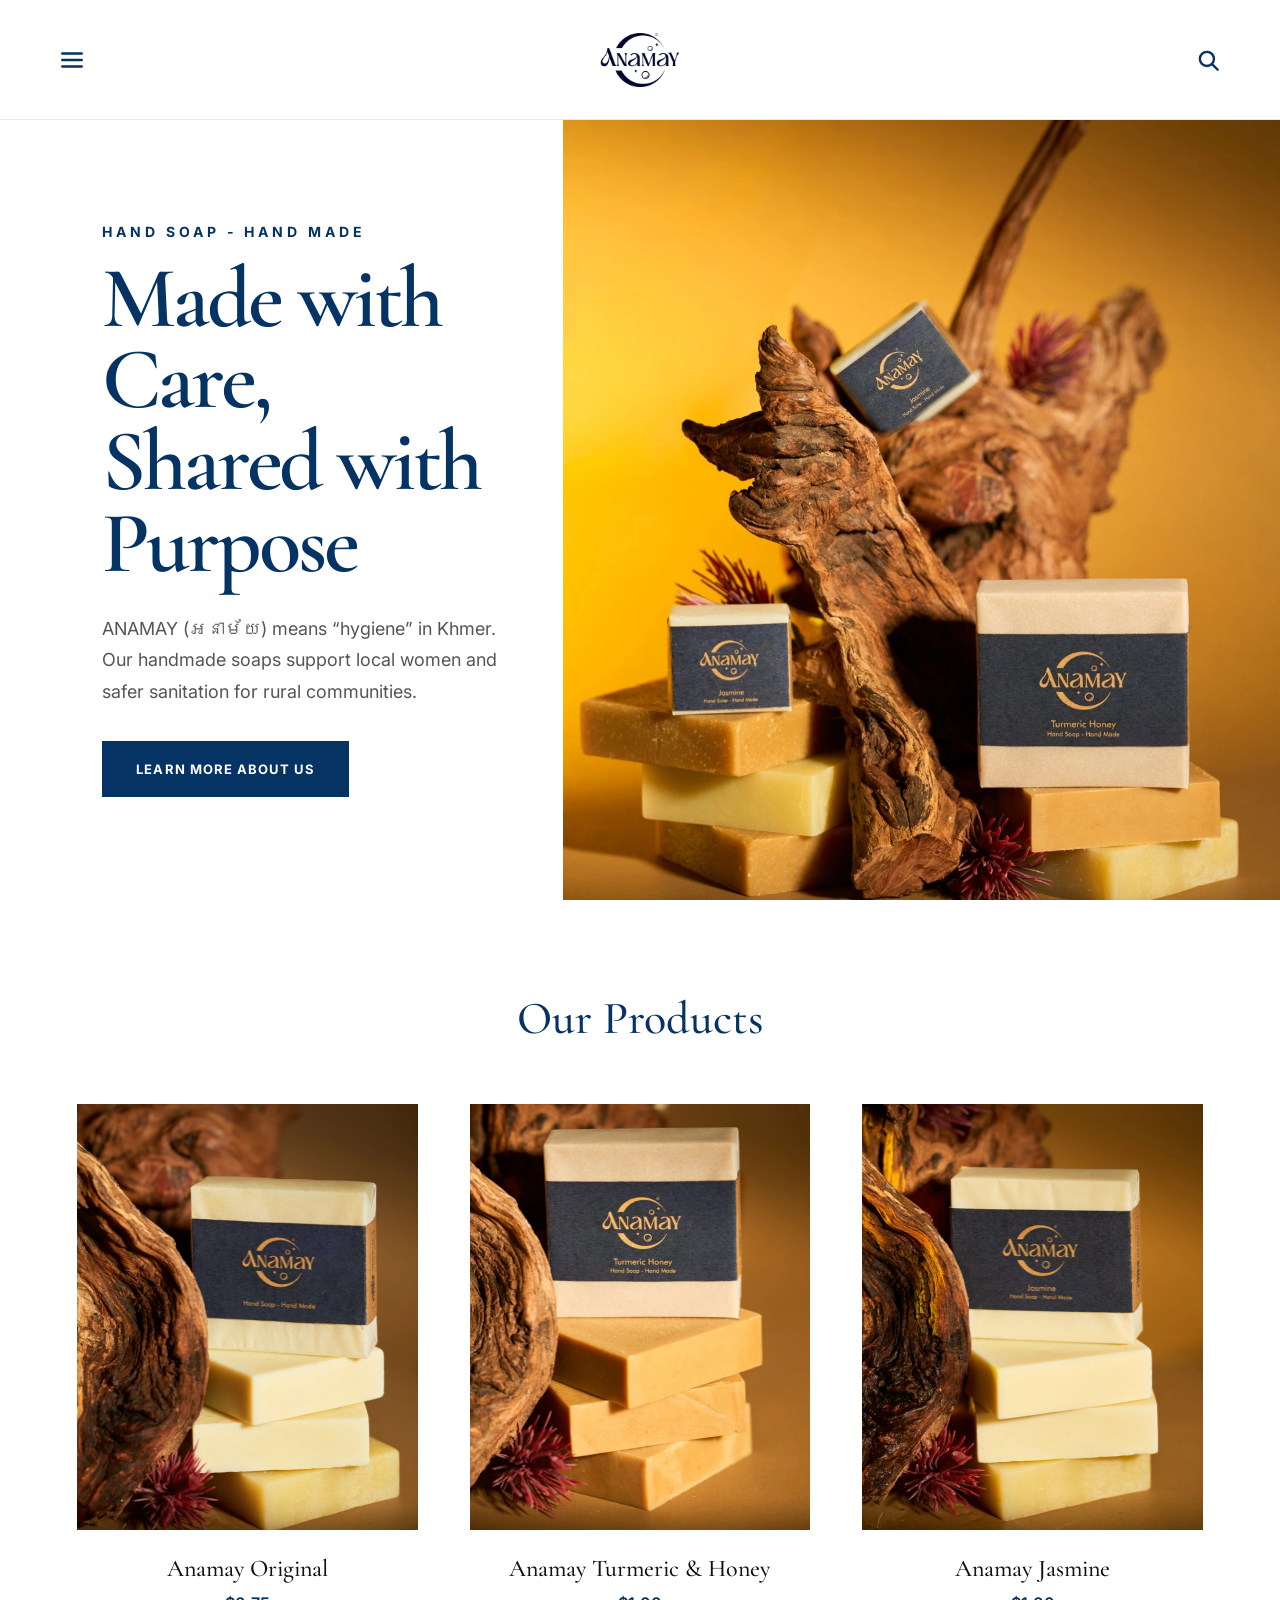
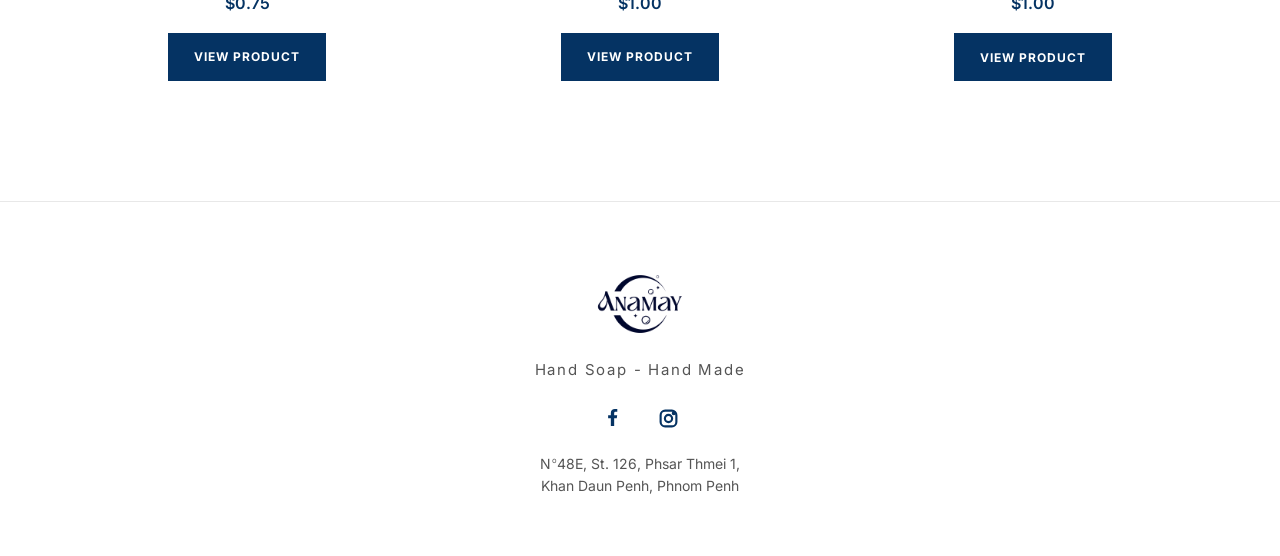
<file: index.html>
<!DOCTYPE html>
<html lang="en">
<head>
  <meta charset="UTF-8" />
  <meta name="viewport" content="width=device-width, initial-scale=1.0" />
  <title>Anamay | Cambodian Handmade Soap</title>

  <link rel="preconnect" href="https://fonts.googleapis.com">
  <link rel="preconnect" href="https://fonts.gstatic.com" crossorigin>
  <link href="https://fonts.googleapis.com/css2?family=Cormorant+Garamond:wght@500;600;700&family=Inter:wght@400;500;600;700&display=swap" rel="stylesheet">

  <link rel="stylesheet" href="./styles.css" />
</head>

<body class="home-page">
<header class="site-header">
  <button class="icon-button" id="openMenu" aria-label="Open menu">
    <svg viewBox="0 0 24 24" aria-hidden="true">
      <line x1="3" y1="6" x2="21" y2="6"></line>
      <line x1="3" y1="12" x2="21" y2="12"></line>
      <line x1="3" y1="18" x2="21" y2="18"></line>
    </svg>
  </button>

  <a href="./" class="site-logo" aria-label="Anamay home">
    <img src="./images/anamay-logo.png" alt="Anamay logo" />
  </a>

  <div class="header-search">
    <input type="text" class="search-input" id="searchInput" placeholder="Search products..." />
    <div class="search-results" id="searchResults" aria-live="polite"></div>
    <button class="icon-button" id="searchToggle" aria-label="Open search">
      <svg viewBox="0 0 24 24" aria-hidden="true">
        <circle cx="11" cy="11" r="6.5"></circle>
        <line x1="16.2" y1="16.2" x2="21" y2="21"></line>
      </svg>
    </button>
  </div>
</header>

<aside class="side-menu" id="sideMenu">
  <button class="close-menu" id="closeMenu" aria-label="Close menu">&times;</button>
  <nav>
    <a href="./">Home</a>
    <a href="./about-us/">About Us</a>
    <a href="./our-journey/">Our Journey</a>
    <a href="./our-impact/">Our Impact</a>
  </nav>
</aside>

<div class="menu-backdrop" id="menuBackdrop"></div>

<main>
  <section class="hero">
    <div class="hero-copy">
      <p class="eyebrow">Hand Soap - Hand Made</p>
      <h1>Made with Care, <br> Shared with Purpose</h1>
      <p class="hero-description">
        ANAMAY (អនាម័យ) means “hygiene” in Khmer. Our handmade soaps support local women and safer sanitation for rural communities.
      </p>
      <a href="./about-us/" class="primary-button">Learn More About Us</a>
    </div>

    <div class="hero-image">
      <img src="./images/hero.webp" alt="Anamay handmade soap" />
    </div>
  </section>

  <section class="products" id="products">
    <h2>Our Products</h2>

    <div class="product-grid">
      <article class="product-card">
        <a href="./anamay-original/" class="product-image">
          <img src="./images/product-original.webp" alt="Anamay Original soap" />
        </a>
        <h3>Anamay Original</h3>
        <p class="price">$0.75</p>
        <a href="./anamay-original/" class="product-button">View Product</a>
      </article>

      <article class="product-card">
        <a href="./turmeric-honey/" class="product-image">
          <img src="./images/product-turmeric-honey.webp" alt="Anamay Turmeric and Honey soap" />
        </a>
        <h3>Anamay Turmeric &amp; Honey</h3>
        <p class="price">$1.00</p>
        <a href="./turmeric-honey/" class="product-button">View Product</a>
      </article>

      <article class="product-card">
        <a href="./jasmine/" class="product-image">
          <img src="./images/product-jasmine.webp" alt="Anamay Jasmine soap" />
        </a>
        <h3>Anamay Jasmine</h3>
        <p class="price">$1.00</p>
        <a href="./jasmine/" class="product-button">View Product</a>
      </article>
    </div>
  </section>
</main>

<footer class="site-footer">
  <img src="./images/anamay-logo.png" alt="Anamay logo" class="footer-logo" />
  <p class="footer-slogan">Hand Soap - Hand Made</p>

  <div class="social-links">
    <a href="#" data-social="facebook" aria-label="Facebook">
      <svg viewBox="0 0 24 24" aria-hidden="true" class="facebook-icon">
        <path d="M13.6 21V13.7H16.1L16.5 10.8H13.6V8.9C13.6 8.1 13.8 7.5 15 7.5H16.6V4.9C16.3 4.9 15.4 4.8 14.3 4.8C12 4.8 10.4 6.2 10.4 8.7V10.8H7.8V13.7H10.4V21H13.6Z"/>
      </svg>
    </a>

    <a href="#" data-social="instagram" aria-label="Instagram">
      <svg viewBox="0 0 24 24" aria-hidden="true" class="instagram-icon">
        <rect x="5" y="5" width="14" height="14" rx="4" />
        <circle cx="12" cy="12" r="3.2" />
        <circle cx="16.7" cy="7.3" r="0.9" />
      </svg>
    </a>
  </div>

  <p class="footer-address">
    N<sup>o</sup>48E, St. 126, Phsar Thmei 1,
    <br> Khan Daun Penh, Phnom Penh
  </p>
</footer>

<script src="./script.js"></script>
</body>
</html>
</file>
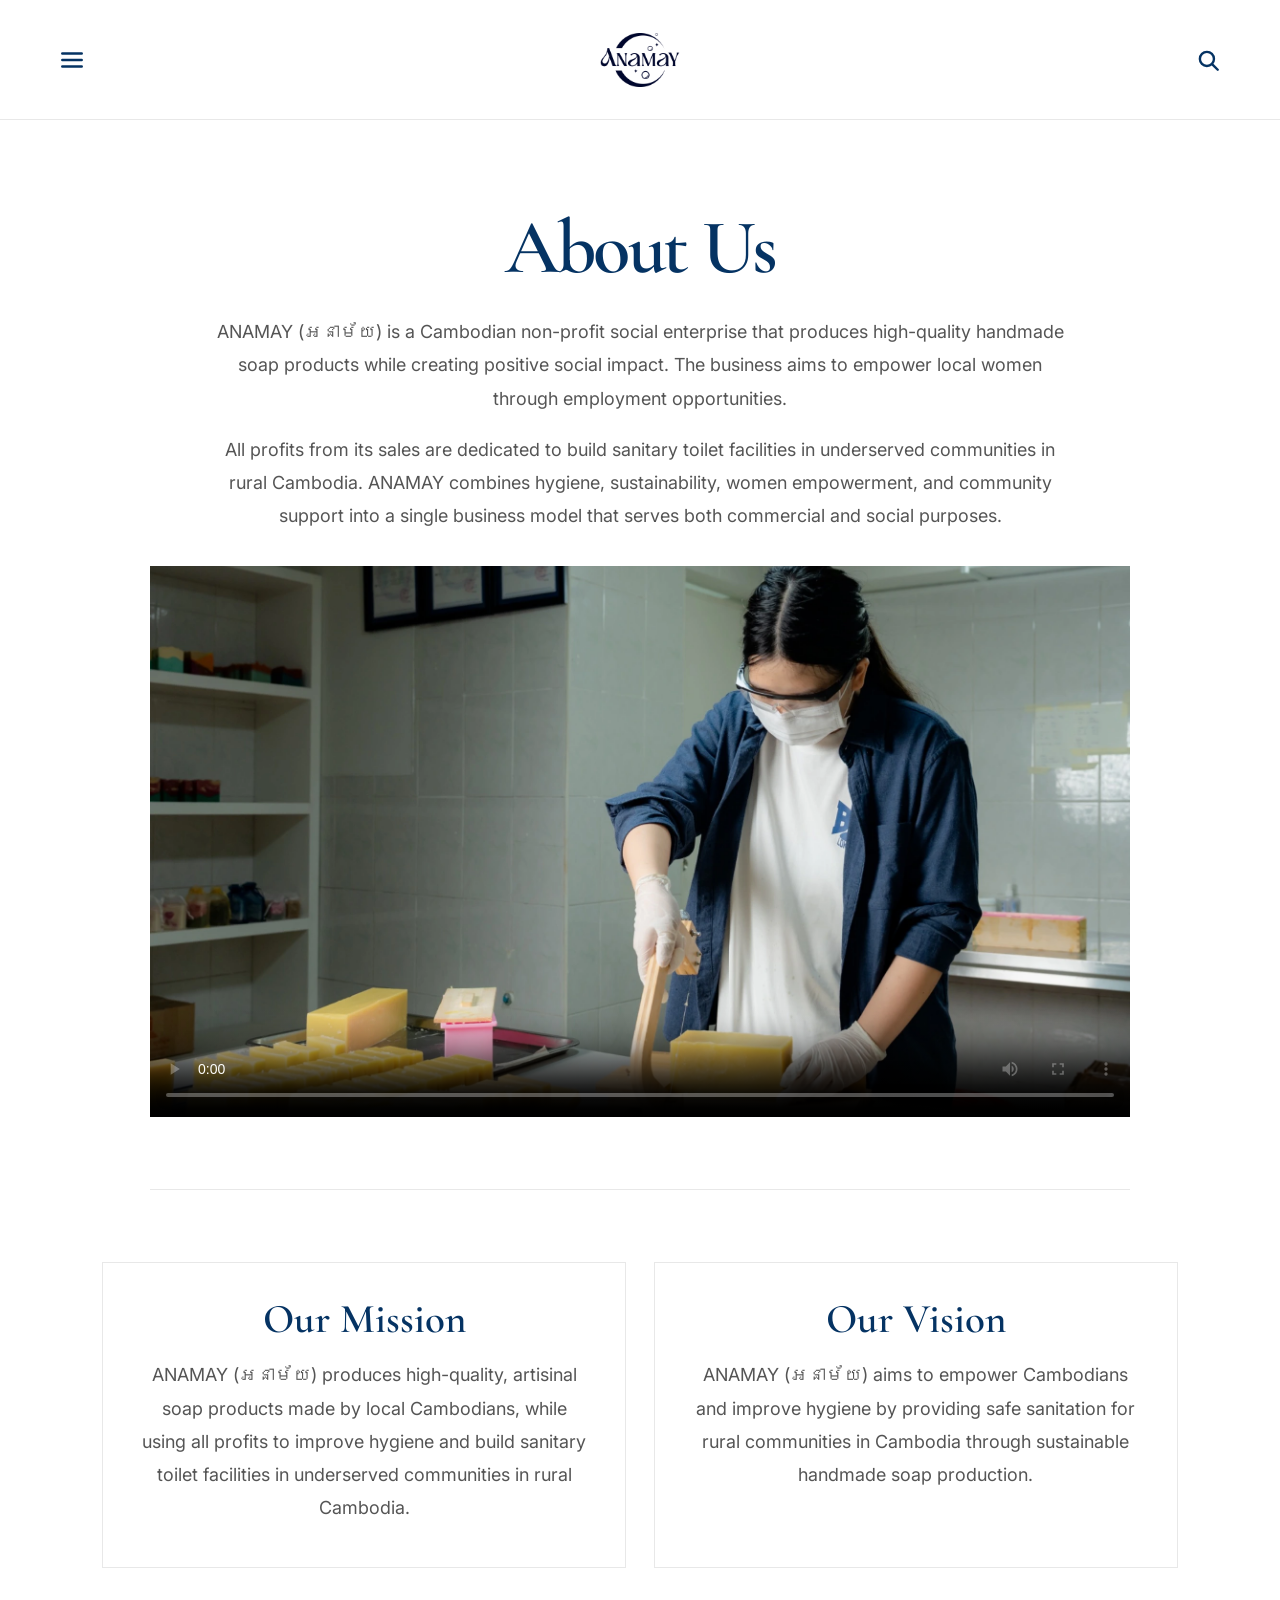
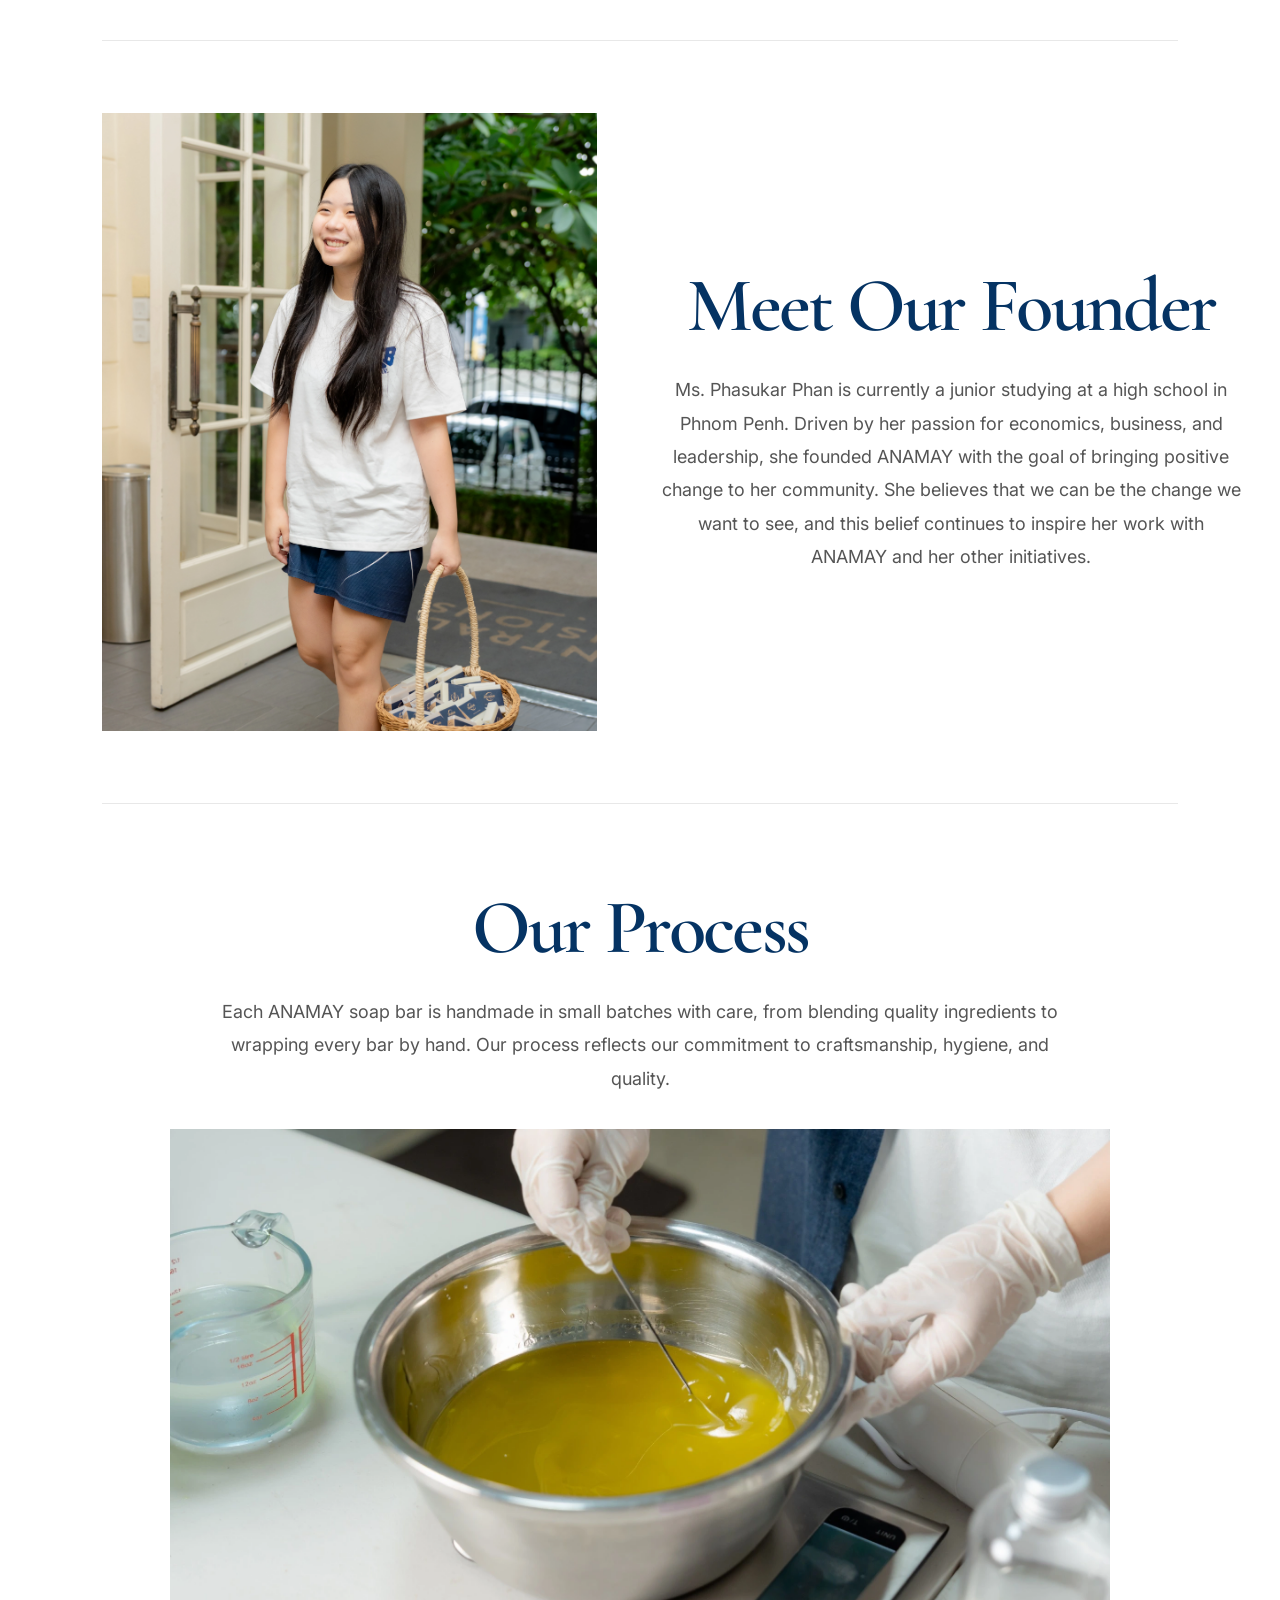
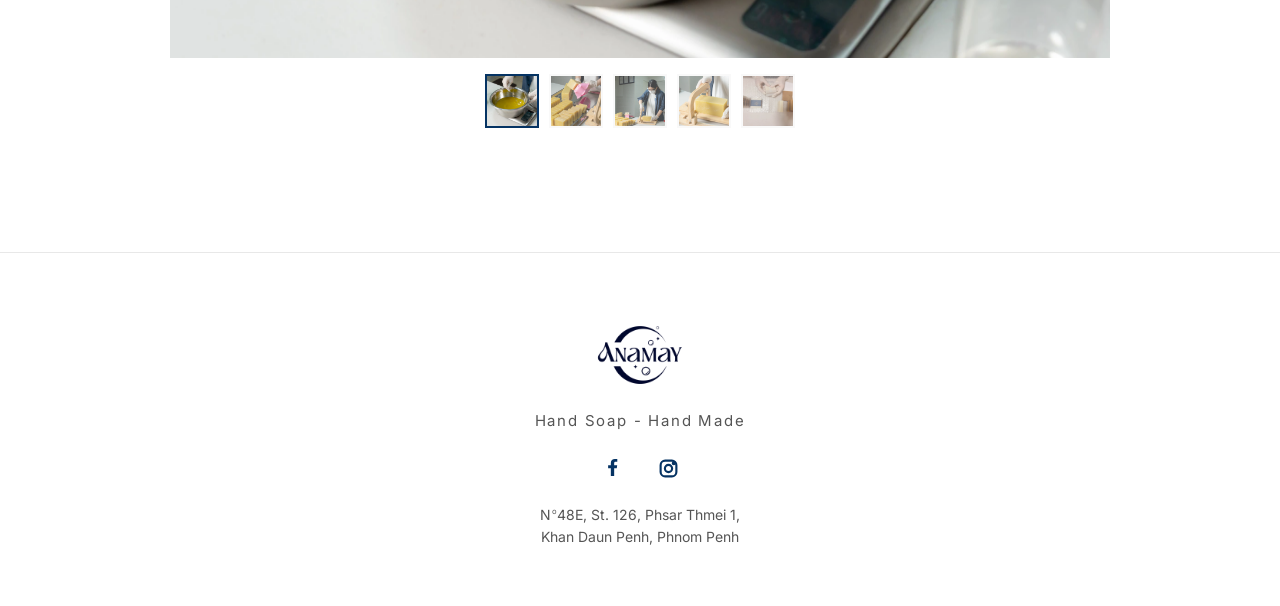
<file: about-us/index.html>
<!DOCTYPE html>
<html lang="en">
<head>
  <meta charset="UTF-8" />
  <meta name="viewport" content="width=device-width, initial-scale=1.0" />
  <title>About Us | Anamay</title>

  <link rel="preconnect" href="https://fonts.googleapis.com">
  <link rel="preconnect" href="https://fonts.gstatic.com" crossorigin>
  <link href="https://fonts.googleapis.com/css2?family=Cormorant+Garamond:wght@500;600;700&family=Inter:wght@400;500;600;700&display=swap" rel="stylesheet">

  <link rel="stylesheet" href="../styles.css" />
</head>
<body class="about-us-page">
  <header class="site-header">
    <button class="icon-button" id="openMenu" aria-label="Open menu">
      <svg viewBox="0 0 24 24" aria-hidden="true">
        <line x1="3" y1="6" x2="21" y2="6"></line>
        <line x1="3" y1="12" x2="21" y2="12"></line>
        <line x1="3" y1="18" x2="21" y2="18"></line>
      </svg>
    </button>

    <a href="../" class="site-logo" aria-label="Anamay home">
      <img src="../images/anamay-logo.png" alt="Anamay logo" />
    </a>

    <div class="header-search">
      <input type="text" class="search-input" id="searchInput" placeholder="Search products..." />
      <div class="search-results" id="searchResults" aria-live="polite"></div>
      <button class="icon-button" id="searchToggle" aria-label="Open search">
        <svg viewBox="0 0 24 24" aria-hidden="true">
          <circle cx="11" cy="11" r="6.5"></circle>
          <line x1="16.2" y1="16.2" x2="21" y2="21"></line>
        </svg>
      </button>
    </div>
  </header>

  <aside class="side-menu" id="sideMenu">
    <button class="close-menu" id="closeMenu" aria-label="Close menu">&times;</button>
    <nav>
      <a href="../">Home</a>
      <a href="../about-us/">About Us</a>
      <a href="../our-journey/">Our Journey</a>
      <a href="../our-impact/">Our Impact</a>
    </nav>
  </aside>

  <div class="menu-backdrop" id="menuBackdrop"></div>

  <main class="about-page">
    <section class="about-section">
      <h1>About Us</h1>
      <div class="text-block narrow center-text">
        <p>
          ANAMAY (អនាម័យ) is a Cambodian non-profit social enterprise that produces high-quality handmade soap products while creating positive social impact. The business aims to empower local women through employment opportunities.
        </p>
        <p>
          All profits from its sales are dedicated to build sanitary toilet facilities in underserved communities in rural Cambodia. ANAMAY combines hygiene, sustainability, women empowerment, and community support into a single business model that serves both commercial and social purposes.
        <br><br>
        </p>
      </div>
      <div class="brand-video-wrap">
        <video controls playsinline preload="metadata" poster="../images/process-3.webp">
          <source src="../videos/our-product.mp4" type="video/mp4" />
          Your browser does not support the video tag.
        </video>
      </div>
    </section>

    <section class="mission-vision-section">
      <article class="info-card">
        <h2>Our Mission</h2>
        <p>
          ANAMAY (អនាម័យ) produces high-quality, artisinal soap products made by local Cambodians, while using all profits to improve hygiene and build sanitary toilet facilities in underserved communities in rural Cambodia.
        </p>
      </article>

      <article class="info-card">
        <h2>Our Vision</h2>
        <p>
          ANAMAY (អនាម័យ) aims to empower Cambodians and improve hygiene by providing safe sanitation for rural communities in Cambodia through sustainable handmade soap production.
        </p>
      </article>
    </section>
    <section class="founder-section">
      <div class="founder-image">
        <img src="../images/founder-ms-phasukar-phan.webp" alt="Ms. Phasukar Phan, Founder of ANAMAY" />
      </div>

      <div class="founder-content">
        <h2>Meet Our Founder
        </h2>
        <p>
          Ms. Phasukar Phan is currently a junior studying at a high school in Phnom Penh. Driven by her passion for economics, business, and leadership, she founded ANAMAY with the goal of bringing positive change to her community. She believes that we can be the change we want to see, and this belief continues to inspire her work with ANAMAY and her other initiatives.
        </p>
      </div>
    </section>
    <section class="process-section">
      <h2>Our Process</h2>
      <div class="text-block narrow center-text process-intro">
        <p>
          Each ANAMAY soap bar is handmade in small batches with care, from blending quality ingredients to wrapping every bar by hand. Our process reflects our commitment to craftsmanship, hygiene, and quality.
        </p>
      </div>

      <div class="gallery process-gallery" data-gallery>
        <div class="main-image-wrap">
          <img class="main-gallery-image" src="../images/process-1.webp" alt="Anamay handmade soap making process" />
        </div>

        <div class="thumbnail-row" aria-label="Choose process image">
          <button class="thumbnail is-active" data-index="0" data-image="../images/process-1.webp" aria-label="Process image 1">
            <img src="../images/process-1.webp" alt="Process thumbnail 1" />
          </button>
          <button class="thumbnail" data-index="1" data-image="../images/process-5.webp" aria-label="Process image 2">
            <img src="../images/process-5.webp" alt="Process thumbnail 2" />
          </button>
          <button class="thumbnail" data-index="2" data-image="../images/process-3.webp" aria-label="Process image 3">
            <img src="../images/process-3.webp" alt="Process thumbnail 3" />
          </button>
          <button class="thumbnail" data-index="3" data-image="../images/process-4.webp" aria-label="Process image 4">
            <img src="../images/process-4.webp" alt="Process thumbnail 4" />
          </button>
          <button class="thumbnail" data-index="3" data-image="../images/process-6.webp" aria-label="Process image 4">
            <img src="../images/process-6.webp" alt="Process thumbnail 5" />
          </button>
        </div>
      </div>
    </section>
  </main>

  <footer class="site-footer">
    <img src="../images/anamay-logo.png" alt="Anamay logo" class="footer-logo" />
    <p class="footer-slogan">Hand Soap - Hand Made</p>

    <div class="social-links">
      <a href="#" data-social="facebook" aria-label="Facebook">
        <svg viewBox="0 0 24 24" aria-hidden="true" class="facebook-icon">
          <path d="M13.6 21V13.7H16.1L16.5 10.8H13.6V8.9C13.6 8.1 13.8 7.5 15 7.5H16.6V4.9C16.3 4.9 15.4 4.8 14.3 4.8C12 4.8 10.4 6.2 10.4 8.7V10.8H7.8V13.7H10.4V21H13.6Z"/>
        </svg>
      </a>

      <a href="#" data-social="instagram" aria-label="Instagram">
        <svg viewBox="0 0 24 24" aria-hidden="true" class="instagram-icon">
          <rect x="5" y="5" width="14" height="14" rx="4" />
          <circle cx="12" cy="12" r="3.2" />
          <circle cx="16.7" cy="7.3" r="0.9" />
        </svg>
      </a>
    </div>

    <p class="footer-address">
      N<sup>o</sup>48E, St. 126, Phsar Thmei 1,
      <br> Khan Daun Penh, Phnom Penh
    </p>
  </footer>

  <script src="../script.js"></script>
</body>
</html>
</file>
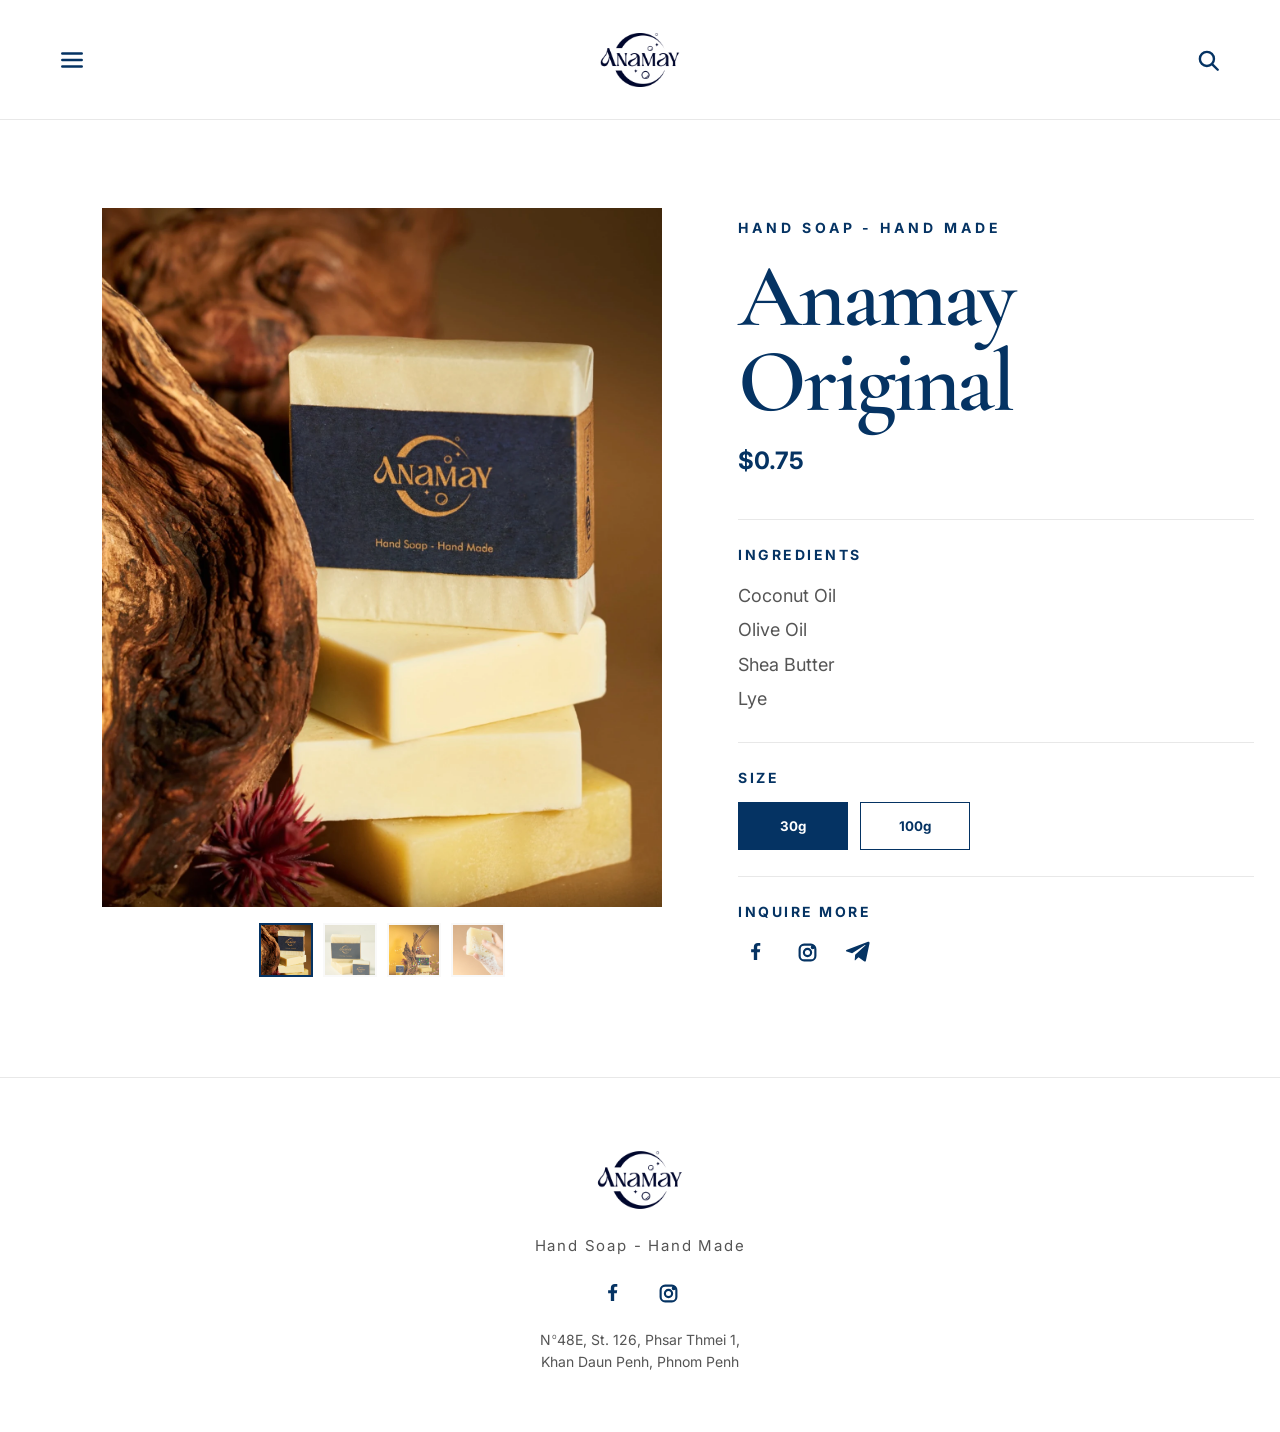
<file: anamay-original/index.html>
<!DOCTYPE html>
<html lang="en">
<head>
  <meta charset="UTF-8" />
  <meta name="viewport" content="width=device-width, initial-scale=1.0" />
  <title>Anamay Original Soap | Anamay</title>

  <link rel="preconnect" href="https://fonts.googleapis.com">
  <link rel="preconnect" href="https://fonts.gstatic.com" crossorigin>
  <link href="https://fonts.googleapis.com/css2?family=Cormorant+Garamond:wght@500;600;700&family=Inter:wght@400;500;600;700&display=swap" rel="stylesheet">

  <link rel="stylesheet" href="../styles.css" />
</head>
<body class="product-detail-page original-page">
  <header class="site-header">
    <button class="icon-button" id="openMenu" aria-label="Open menu">
      <svg viewBox="0 0 24 24" aria-hidden="true">
        <line x1="3" y1="6" x2="21" y2="6"></line>
        <line x1="3" y1="12" x2="21" y2="12"></line>
        <line x1="3" y1="18" x2="21" y2="18"></line>
      </svg>
    </button>

    <a href="../" class="site-logo" aria-label="Anamay home">
      <img src="../images/anamay-logo.png" alt="Anamay logo" />
    </a>

    <div class="header-search">
      <input type="text" class="search-input" id="searchInput" placeholder="Search products..." />
      <div class="search-results" id="searchResults" aria-live="polite"></div>
      <button class="icon-button" id="searchToggle" aria-label="Open search">
        <svg viewBox="0 0 24 24" aria-hidden="true">
          <circle cx="11" cy="11" r="6.5"></circle>
          <line x1="16.2" y1="16.2" x2="21" y2="21"></line>
        </svg>
      </button>
    </div>
  </header>

  <aside class="side-menu" id="sideMenu">
    <button class="close-menu" id="closeMenu" aria-label="Close menu">&times;</button>
    <nav>
      <a href="../">Home</a>
      <a href="../about-us/">About Us</a>
      <a href="../our-journey/">Our Journey</a>
      <a href="../our-impact/">Our Impact</a>
    </nav>
  </aside>

  <div class="menu-backdrop" id="menuBackdrop"></div>

  <main class="product-page">
    <section class="product-gallery gallery" data-gallery>
      <div class="main-image-wrap product-main-wrap">
        <img
          class="main-product-image main-gallery-image"
          src="../images/original-original-display.webp"
          alt="Anamay Original"
        />
      </div>

      <div class="thumbnail-row" aria-label="Choose product image">
        <button class="thumbnail is-active" data-index="0" data-image="../images/original-original-main.webp" aria-label="Anamay Original image 1">
          <img src="../images/original-original-main.webp" alt="Anamay Original thumbnail 1" />
        </button>
        <button class="thumbnail" data-index="1" data-image="../images/original-original-packaging.webp" aria-label="Anamay Original image 2">
          <img src="../images/original-original-packaging.webp" alt="Anamay Original thumbnail 2" />
        </button>
        <button class="thumbnail" data-index="2" data-image="../images/original-original-display.webp" aria-label="Anamay Original image 3">
          <img src="../images/original-original-display.webp" alt="Anamay Original thumbnail 3" />
        </button>
        <button class="thumbnail" data-index="3" data-image="../images/original-original-lather.webp" aria-label="Anamay Original image 4">
          <img src="../images/original-original-lather.webp" alt="Anamay Original thumbnail 4" />
        </button>
      </div>
    </section>

    <section class="product-info">
      <p class="eyebrow">Hand Soap - Hand Made</p>

      <h1>Anamay Original</h1>

      <div class="price product-detail-price" id="productPrice">$0.75</div>

      <div class="info-block">
        <h2>Ingredients</h2>
        <ul>
          <li>Coconut Oil</li>
          <li>Olive Oil</li>
          <li>Shea Butter</li>
          <li>Lye</li>
        </ul>
      </div>

      <div class="size-block">
        <h2>Size</h2>

        <div class="size-options" role="radiogroup" aria-label="Choose size">
          <button class="size-option is-selected" data-price="$0.75" role="radio" aria-checked="true">
            30g
          </button>

          <button class="size-option" data-price="$2.00" role="radio" aria-checked="false">
            100g
          </button>
        </div>
      </div>

      <div class="inquiry-block">
        <h2>Inquire More</h2>
        <div class="inquiry-icons">
          <a href="#" data-social="facebook" aria-label="Facebook">
            <svg viewBox="0 0 24 24" aria-hidden="true" class="facebook-icon">
              <path d="M13.6 21V13.7H16.1L16.5 10.8H13.6V8.9C13.6 8.1 13.8 7.5 15 7.5H16.6V4.9C16.3 4.9 15.4 4.8 14.3 4.8C12 4.8 10.4 6.2 10.4 8.7V10.8H7.8V13.7H10.4V21H13.6Z"/>
            </svg>
          </a>

          <a href="#" data-social="instagram" aria-label="Instagram">
            <svg viewBox="0 0 24 24" aria-hidden="true" class="instagram-icon">
              <rect x="5" y="5" width="14" height="14" rx="4" />
              <circle cx="12" cy="12" r="3.2" />
              <circle cx="16.7" cy="7.3" r="0.9" />
            </svg>
          </a>

          <a href="#" data-social="telegram" aria-label="Telegram">
            <svg viewBox="0 0 24 24" aria-hidden="true" class="telegram-icon">
              <path d="M21 4.8L17.9 19.4C17.7 20.3 17.1 20.5 16.3 19.9L11.6 16.4L9.3 18.6C9.1 18.8 8.8 19.1 8.3 19.1L8.7 14.3L17.4 6.4C17.8 6.1 17.3 5.9 16.8 6.2L6.1 13L1.5 11.6C0.5 11.3 0.5 10.6 1.7 10.1L19.7 3.2C20.5 2.9 21.3 3.4 21 4.8Z"/>
            </svg>
          </a>
        </div>
      </div>
    </section>
  </main>

  <footer class="site-footer">
    <img src="../images/anamay-logo.png" alt="Anamay logo" class="footer-logo" />
    <p class="footer-slogan">Hand Soap - Hand Made</p>

    <div class="social-links">
      <a href="#" data-social="facebook" aria-label="Facebook">
        <svg viewBox="0 0 24 24" aria-hidden="true" class="facebook-icon">
          <path d="M13.6 21V13.7H16.1L16.5 10.8H13.6V8.9C13.6 8.1 13.8 7.5 15 7.5H16.6V4.9C16.3 4.9 15.4 4.8 14.3 4.8C12 4.8 10.4 6.2 10.4 8.7V10.8H7.8V13.7H10.4V21H13.6Z"/>
        </svg>
      </a>

      <a href="#" data-social="instagram" aria-label="Instagram">
        <svg viewBox="0 0 24 24" aria-hidden="true" class="instagram-icon">
          <rect x="5" y="5" width="14" height="14" rx="4" />
          <circle cx="12" cy="12" r="3.2" />
          <circle cx="16.7" cy="7.3" r="0.9" />
        </svg>
      </a>
    </div>

    <p class="footer-address">
      N<sup>o</sup>48E, St. 126, Phsar Thmei 1,
      <br> Khan Daun Penh, Phnom Penh
    </p>
  </footer>

  <script src="../script.js"></script>
</body>
</html>
</file>
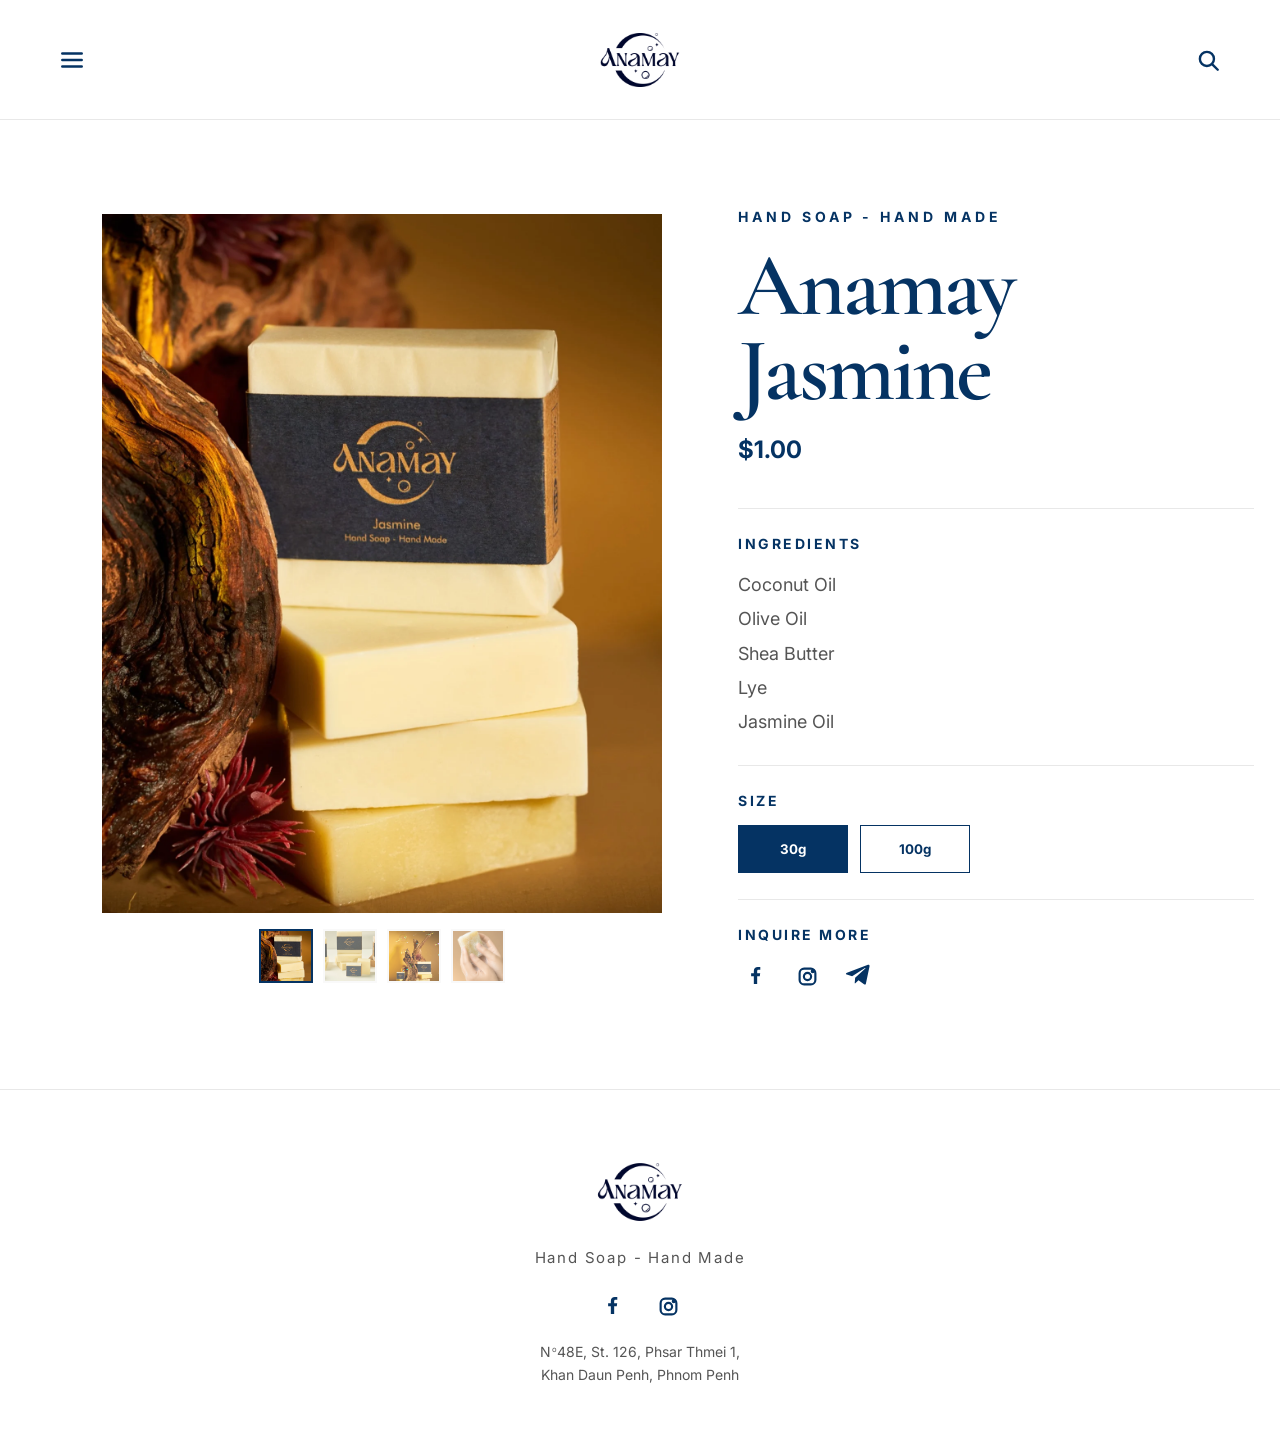
<file: jasmine/index.html>
<!DOCTYPE html>
<html lang="en">
<head>
  <meta charset="UTF-8" />
  <meta name="viewport" content="width=device-width, initial-scale=1.0" />
  <title>Jasmine Soap | Anamay</title>

  <link rel="preconnect" href="https://fonts.googleapis.com">
  <link rel="preconnect" href="https://fonts.gstatic.com" crossorigin>
  <link href="https://fonts.googleapis.com/css2?family=Cormorant+Garamond:wght@500;600;700&family=Inter:wght@400;500;600;700&display=swap" rel="stylesheet">

  <link rel="stylesheet" href="../styles.css" />
</head>
<body class="product-detail-page jasmine-page">
<header class="site-header">
  <button class="icon-button" id="openMenu" aria-label="Open menu">
    <svg viewBox="0 0 24 24" aria-hidden="true">
      <line x1="3" y1="6" x2="21" y2="6"></line>
      <line x1="3" y1="12" x2="21" y2="12"></line>
      <line x1="3" y1="18" x2="21" y2="18"></line>
    </svg>
  </button>

  <a href="../" class="site-logo" aria-label="Anamay home">
    <img src="../images/anamay-logo.png" alt="Anamay logo" />
  </a>

  <div class="header-search">
    <input type="text" class="search-input" id="searchInput" placeholder="Search products..." />
    <div class="search-results" id="searchResults" aria-live="polite"></div>
    <button class="icon-button" id="searchToggle" aria-label="Open search">
      <svg viewBox="0 0 24 24" aria-hidden="true">
        <circle cx="11" cy="11" r="6.5"></circle>
        <line x1="16.2" y1="16.2" x2="21" y2="21"></line>
      </svg>
    </button>
  </div>
</header>

<aside class="side-menu" id="sideMenu">
  <button class="close-menu" id="closeMenu" aria-label="Close menu">&times;</button>
  <nav>
    <a href="../">Home</a>
    <a href="../about-us/">About Us</a>
    <a href="../our-journey/">Our Journey</a>
    <a href="../our-impact/">Our Impact</a>
  </nav>
</aside>

<div class="menu-backdrop" id="menuBackdrop"></div>

<main class="product-page">
  <section class="product-gallery gallery" data-gallery>
    <div class="main-image-wrap product-main-wrap">
      <img
              class="main-product-image main-gallery-image"
              src="../images/jasmine-jasmine-main.webp"
              alt="Anamay Jasmine"
      />
    </div>

    <div class="thumbnail-row" aria-label="Choose product image">
      <button class="thumbnail is-active" data-index="0" data-image="../images/jasmine-jasmine-main.webp" aria-label="Anamay Jasmine image 1">
        <img src="../images/jasmine-jasmine-main.webp" alt="Anamay Jasmine thumbnail 1" />
      </button>
      <button class="thumbnail" data-index="1" data-image="../images/jasmine-jasmine-packaging.webp" aria-label="Anamay Jasmine image 2">
        <img src="../images/jasmine-jasmine-packaging.webp" alt="Anamay Jasmine thumbnail 2" />
      </button>
      <button class="thumbnail" data-index="2" data-image="../images/jasmine-jasmine-display.webp" aria-label="Anamay Jasmine image 3">
        <img src="../images/jasmine-jasmine-display.webp" alt="Anamay Jasmine thumbnail 3" />
      </button>
      <button class="thumbnail" data-index="3" data-image="../images/jasmine-jasmine-lather.webp" aria-label="Anamay Jasmine image 4">
        <img src="../images/jasmine-jasmine-lather.webp" alt="Anamay Jasmine thumbnail 4" />
      </button>
    </div>
  </section>

  <section class="product-info">
    <p class="eyebrow">Hand Soap - Hand Made</p>

    <h1>Anamay Jasmine</h1>

    <div class="price product-detail-price" id="productPrice">$1.00</div>

    <div class="info-block">
      <h2>Ingredients</h2>
      <ul>
        <li>Coconut Oil</li>
        <li>Olive Oil</li>
        <li>Shea Butter</li>
        <li>Lye</li>
        <li>Jasmine Oil</li>
      </ul>
    </div>

    <div class="size-block">
      <h2>Size</h2>

      <div class="size-options" role="radiogroup" aria-label="Choose size">
        <button class="size-option is-selected" data-price="$1.00" role="radio" aria-checked="true">
          30g
        </button>

        <button class="size-option" data-price="$3.00" role="radio" aria-checked="false">
          100g
        </button>
      </div>
    </div>

    <div class="inquiry-block">
      <h2>Inquire More</h2>
      <div class="inquiry-icons">
        <a href="#" data-social="facebook" aria-label="Facebook">
          <svg viewBox="0 0 24 24" aria-hidden="true" class="facebook-icon">
            <path d="M13.6 21V13.7H16.1L16.5 10.8H13.6V8.9C13.6 8.1 13.8 7.5 15 7.5H16.6V4.9C16.3 4.9 15.4 4.8 14.3 4.8C12 4.8 10.4 6.2 10.4 8.7V10.8H7.8V13.7H10.4V21H13.6Z"/>
          </svg>
        </a>

        <a href="#" data-social="instagram" aria-label="Instagram">
          <svg viewBox="0 0 24 24" aria-hidden="true" class="instagram-icon">
            <rect x="5" y="5" width="14" height="14" rx="4" />
            <circle cx="12" cy="12" r="3.2" />
            <circle cx="16.7" cy="7.3" r="0.9" />
          </svg>
        </a>

        <a href="#" data-social="telegram" aria-label="Telegram">
          <svg viewBox="0 0 24 24" aria-hidden="true" class="telegram-icon">
            <path d="M21 4.8L17.9 19.4C17.7 20.3 17.1 20.5 16.3 19.9L11.6 16.4L9.3 18.6C9.1 18.8 8.8 19.1 8.3 19.1L8.7 14.3L17.4 6.4C17.8 6.1 17.3 5.9 16.8 6.2L6.1 13L1.5 11.6C0.5 11.3 0.5 10.6 1.7 10.1L19.7 3.2C20.5 2.9 21.3 3.4 21 4.8Z"/>
          </svg>
        </a>
      </div>
    </div>
  </section>
</main>

<footer class="site-footer">
  <img src="../images/anamay-logo.png" alt="Anamay logo" class="footer-logo" />
  <p class="footer-slogan">Hand Soap - Hand Made</p>

  <div class="social-links">
    <a href="#" data-social="facebook" aria-label="Facebook">
      <svg viewBox="0 0 24 24" aria-hidden="true" class="facebook-icon">
        <path d="M13.6 21V13.7H16.1L16.5 10.8H13.6V8.9C13.6 8.1 13.8 7.5 15 7.5H16.6V4.9C16.3 4.9 15.4 4.8 14.3 4.8C12 4.8 10.4 6.2 10.4 8.7V10.8H7.8V13.7H10.4V21H13.6Z"/>
      </svg>
    </a>

    <a href="#" data-social="instagram" aria-label="Instagram">
      <svg viewBox="0 0 24 24" aria-hidden="true" class="instagram-icon">
        <rect x="5" y="5" width="14" height="14" rx="4" />
        <circle cx="12" cy="12" r="3.2" />
        <circle cx="16.7" cy="7.3" r="0.9" />
      </svg>
    </a>
  </div>

  <p class="footer-address">
    N<sup>o</sup>48E, St. 126, Phsar Thmei 1,
    <br> Khan Daun Penh, Phnom Penh
  </p>
</footer>

<script src="../script.js"></script>
</body>
</html>
</file>
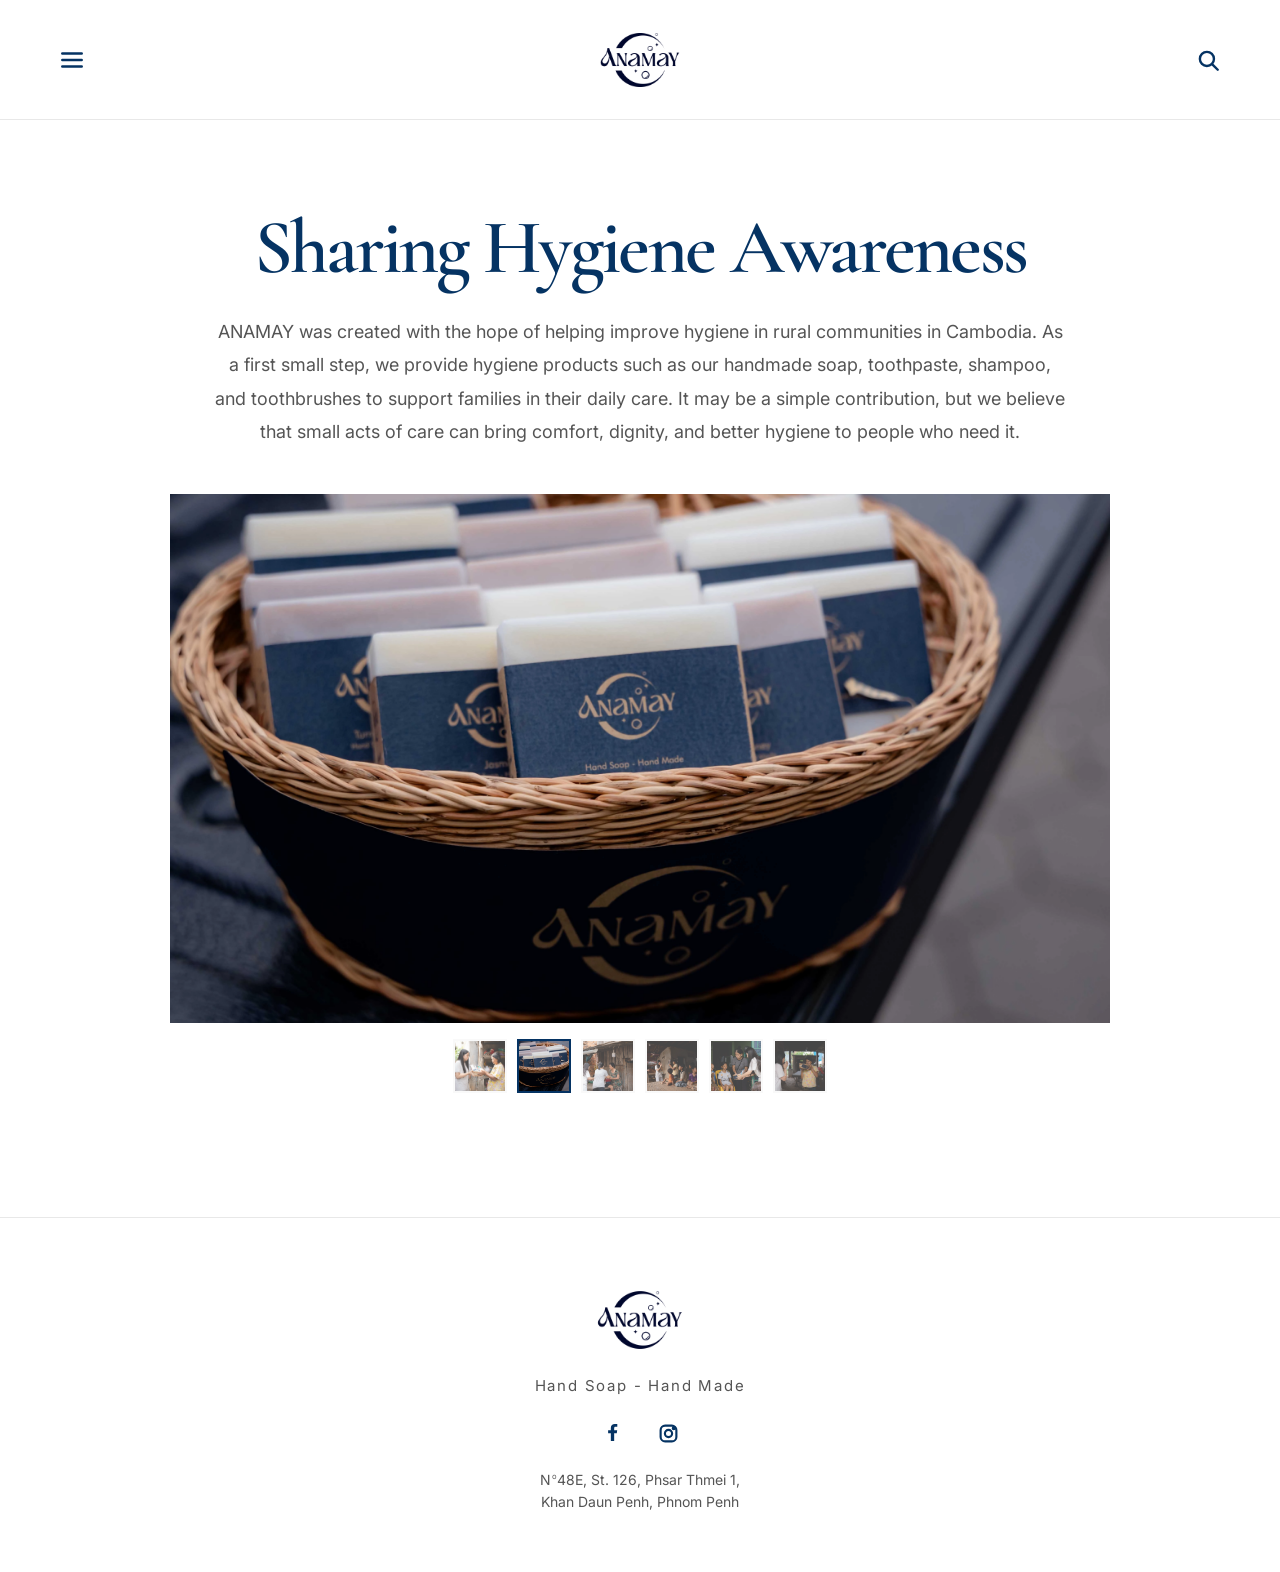
<file: our-impact/index.html>
<!DOCTYPE html>
<html lang="en">
<head>
  <meta charset="UTF-8" />
  <meta name="viewport" content="width=device-width, initial-scale=1.0" />
  <title>Our Impact | Anamay</title>

  <link rel="preconnect" href="https://fonts.googleapis.com">
  <link rel="preconnect" href="https://fonts.gstatic.com" crossorigin>
  <link href="https://fonts.googleapis.com/css2?family=Cormorant+Garamond:wght@500;600;700&family=Inter:wght@400;500;600;700&display=swap" rel="stylesheet">

  <link rel="stylesheet" href="../styles.css" />
</head>
<body class="our-impact-page">
<header class="site-header">
  <button class="icon-button" id="openMenu" aria-label="Open menu">
    <svg viewBox="0 0 24 24" aria-hidden="true">
      <line x1="3" y1="6" x2="21" y2="6"></line>
      <line x1="3" y1="12" x2="21" y2="12"></line>
      <line x1="3" y1="18" x2="21" y2="18"></line>
    </svg>
  </button>

  <a href="../" class="site-logo" aria-label="Anamay home">
    <img src="../images/anamay-logo.png" alt="Anamay logo" />
  </a>

  <div class="header-search">
    <input type="text" class="search-input" id="searchInput" placeholder="Search products..." />
    <div class="search-results" id="searchResults" aria-live="polite"></div>
    <button class="icon-button" id="searchToggle" aria-label="Open search">
      <svg viewBox="0 0 24 24" aria-hidden="true">
        <circle cx="11" cy="11" r="6.5"></circle>
        <line x1="16.2" y1="16.2" x2="21" y2="21"></line>
      </svg>
    </button>
  </div>
</header>

<aside class="side-menu" id="sideMenu">
  <button class="close-menu" id="closeMenu" aria-label="Close menu">&times;</button>
  <nav>
    <a href="../">Home</a>
    <a href="../about-us/">About Us</a>
    <a href="../our-journey/">Our Journey</a>
    <a href="../our-impact/">Our Impact</a>
  </nav>
</aside>

<div class="menu-backdrop" id="menuBackdrop"></div>

<main class="impact-page">
  <section class="impact-section">
    <h1>Sharing Hygiene Awareness</h1>

    <div class="impact-text">
      <p>
        ANAMAY was created with the hope of helping improve hygiene in rural communities in Cambodia. As a first small step, we provide hygiene products such as our handmade soap, toothpaste, shampoo, and toothbrushes to support families in their daily care. It may be a simple contribution, but we believe that small acts of care can bring comfort, dignity, and better hygiene to people who need it.
      </p>
    </div>

    <div class="gallery impact-gallery" data-gallery>
      <div class="main-image-wrap">
        <img class="main-gallery-image" src="../images/com-charity1.webp" alt="ANAMAY community hygiene contribution" />
      </div>

      <div class="thumbnail-row" aria-label="Choose community impact image">
        <button class="thumbnail is-active" data-index="1" data-image="../images/com-charity1.webp">
          <img src="../images/com-charity1.webp" alt="Community impact thumbnail 1" />
        </button>

        <button class="thumbnail" data-index="0" data-image="../images/com-charity2.webp">
          <img src="../images/com-charity2.webp" alt="Community impact thumbnail 2" />
        </button>

        <button class="thumbnail" data-index="2" data-image="../images/com-charity3.webp">
          <img src="../images/com-charity3.webp" alt="Community impact thumbnail 3" />
        </button>
        <button class="thumbnail" data-index="3" data-image="../images/com-charity4.webp">
          <img src="../images/com-charity4.webp" alt="Community impact thumbnail 4" />
        </button>

        <button class="thumbnail" data-index="4" data-image="../images/com-charity5.webp">
          <img src="../images/com-charity5.webp" alt="Community impact thumbnail 5" />
        </button>
        <button class="thumbnail" data-index="5" data-image="../images/com-charity6.webp">
          <img src="../images/com-charity6.webp" alt="Community impact thumbnail 6" />
        </button>
      </div>
    </div>
  </section>
</main>

<footer class="site-footer">
  <img src="../images/anamay-logo.png" alt="Anamay logo" class="footer-logo" />
  <p class="footer-slogan">Hand Soap - Hand Made</p>

  <div class="social-links">
    <a href="#" data-social="facebook" aria-label="Facebook">
      <svg viewBox="0 0 24 24" aria-hidden="true" class="facebook-icon">
        <path d="M13.6 21V13.7H16.1L16.5 10.8H13.6V8.9C13.6 8.1 13.8 7.5 15 7.5H16.6V4.9C16.3 4.9 15.4 4.8 14.3 4.8C12 4.8 10.4 6.2 10.4 8.7V10.8H7.8V13.7H10.4V21H13.6Z"/>
      </svg>
    </a>

    <a href="#" data-social="instagram" aria-label="Instagram">
      <svg viewBox="0 0 24 24" aria-hidden="true" class="instagram-icon">
        <rect x="5" y="5" width="14" height="14" rx="4" />
        <circle cx="12" cy="12" r="3.2" />
        <circle cx="16.7" cy="7.3" r="0.9" />
      </svg>
    </a>
  </div>

  <p class="footer-address">
    N<sup>o</sup>48E, St. 126, Phsar Thmei 1,
    <br> Khan Daun Penh, Phnom Penh
  </p>
</footer>

<script src="../script.js"></script>
</body>
</html>
</file>
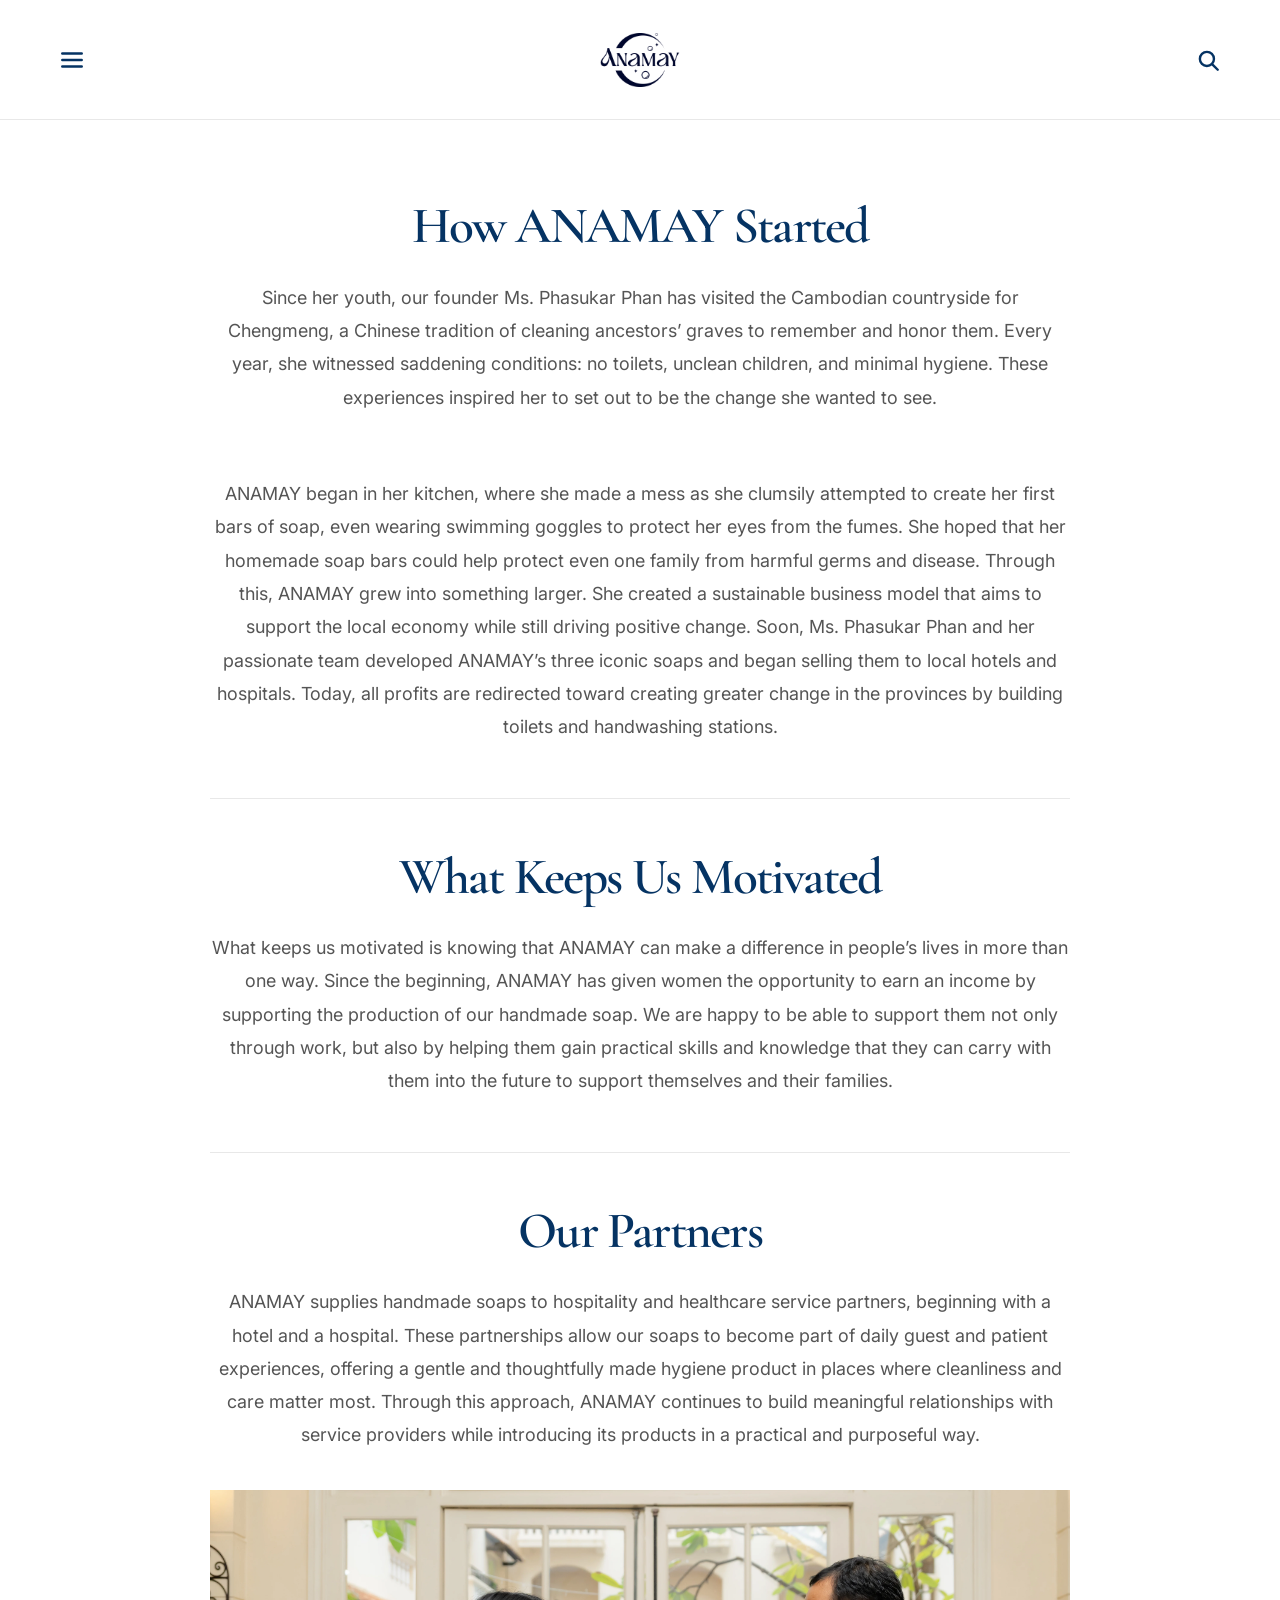
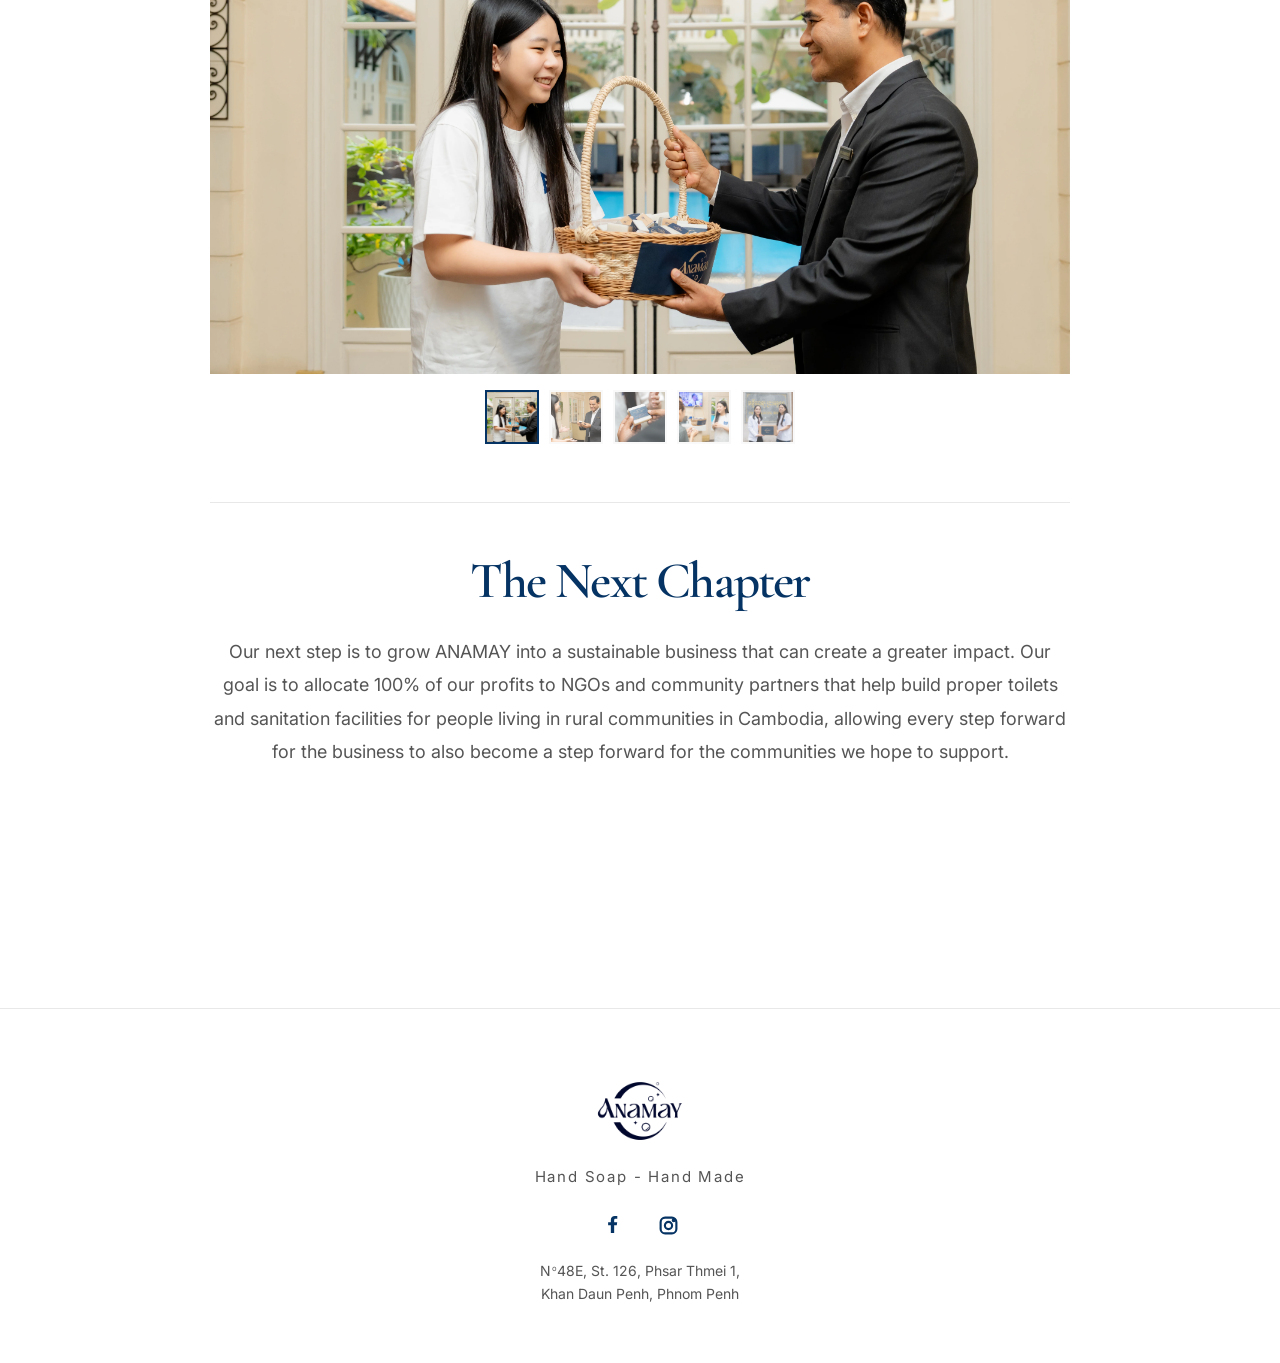
<file: our-journey/index.html>
<!DOCTYPE html>
<html lang="en">
<head>
  <meta charset="UTF-8" />
  <meta name="viewport" content="width=device-width, initial-scale=1.0" />
  <title>Our Journey | Anamay</title>

  <link rel="preconnect" href="https://fonts.googleapis.com">
  <link rel="preconnect" href="https://fonts.gstatic.com" crossorigin>
  <link href="https://fonts.googleapis.com/css2?family=Cormorant+Garamond:wght@500;600;700&family=Inter:wght@400;500;600;700&display=swap" rel="stylesheet">

  <link rel="stylesheet" href="../styles.css" />
</head>
<body class="our-journey-page">
<header class="site-header">
  <button class="icon-button" id="openMenu" aria-label="Open menu">
    <svg viewBox="0 0 24 24" aria-hidden="true">
      <line x1="3" y1="6" x2="21" y2="6"></line>
      <line x1="3" y1="12" x2="21" y2="12"></line>
      <line x1="3" y1="18" x2="21" y2="18"></line>
    </svg>
  </button>

  <a href="../" class="site-logo" aria-label="Anamay home">
    <img src="../images/anamay-logo.png" alt="Anamay logo" />
  </a>

  <div class="header-search">
    <input type="text" class="search-input" id="searchInput" placeholder="Search products..." />
    <div class="search-results" id="searchResults" aria-live="polite"></div>
    <button class="icon-button" id="searchToggle" aria-label="Open search">
      <svg viewBox="0 0 24 24" aria-hidden="true">
        <circle cx="11" cy="11" r="6.5"></circle>
        <line x1="16.2" y1="16.2" x2="21" y2="21"></line>
      </svg>
    </button>
  </div>
</header>

<aside class="side-menu" id="sideMenu">
  <button class="close-menu" id="closeMenu" aria-label="Close menu">&times;</button>
  <nav>
    <a href="../">Home</a>
    <a href="../about-us/">About Us</a>
    <a href="../our-journey/">Our Journey</a>
    <a href="../our-impact/">Our Impact</a>
  </nav>
</aside>

<div class="menu-backdrop" id="menuBackdrop"></div>

<main class="about-page journey-page">
  <section class="journey-clean-section">

    <div class="journey-clean-block">
      <h2>How ANAMAY Started</h2>
      <p>
        Since her youth, our founder Ms. Phasukar Phan has visited the Cambodian countryside for Chengmeng, a Chinese tradition of cleaning ancestors’ graves to remember and honor them. Every year, she witnessed saddening conditions: no toilets, unclean children, and minimal hygiene. These experiences inspired her to set out to be the change she wanted to see.
      </p>

      <p>
        <br>
        ANAMAY began in her kitchen, where she made a mess as she clumsily attempted to create her first bars of soap, even wearing swimming goggles to protect her eyes from the fumes. She hoped that her homemade soap bars could help protect even one family from harmful germs and disease. Through this, ANAMAY grew into something larger. She created a sustainable business model that aims to support the local economy while still driving positive change. Soon, Ms. Phasukar Phan and her passionate team developed ANAMAY’s three iconic soaps and began selling them to local hotels and hospitals. Today, all profits are redirected toward creating greater change in the provinces by building toilets and handwashing stations.
      </p>

    </div>

    <div class="journey-clean-block">
      <h2>What Keeps Us Motivated</h2>
      <p>
        What keeps us motivated is knowing that ANAMAY can make a difference in people’s lives in more than one way. Since the beginning, ANAMAY has given women the opportunity to earn an income by supporting the production of our handmade soap. We are happy to be able to support them not only through work, but also by helping them gain practical skills and knowledge that they can carry with them into the future to support themselves and their families.
      </p>
    </div>

    <div class="journey-clean-block">
      <h2>Our Partners</h2>
      <p>
        ANAMAY supplies handmade soaps to hospitality and healthcare service partners, beginning with a hotel and a hospital. These partnerships allow our soaps to become part of daily guest and patient experiences, offering a gentle and thoughtfully made hygiene product in places where cleanliness and care matter most. Through this approach, ANAMAY continues to build meaningful relationships with service providers while introducing its products in a practical and purposeful way.
      </p>

      <div class="gallery journey-awareness-gallery" data-gallery>
        <div class="main-image-wrap">
          <img class="main-gallery-image" src="../images/hotel-charity1.webp" alt="ANAMAY hygiene awareness contribution" />
        </div>

        <div class="thumbnail-row" aria-label="Choose hotel and hospital awareness image">
          <button class="thumbnail is-active" data-index="0" data-image="../images/hotel-charity1.webp">
            <img src="../images/hotel-charity1.webp" alt="Hotel awareness thumbnail 1" />
          </button>

          <button class="thumbnail" data-index="1" data-image="../images/hotel-charity5.webp">
            <img src="../images/hotel-charity5.webp" alt="Hotel awareness thumbnail 2" />
          </button>

          <button class="thumbnail" data-index="2" data-image="../images/hotel-charity3.webp">
            <img src="../images/hotel-charity3.webp" alt="Hotel awareness thumbnail 3" />
          </button>
          <button class="thumbnail" data-index="3" data-image="../images/hotel-charity4.webp">
            <img src="../images/hotel-charity4.webp" alt="Hotel awareness thumbnail 4" />
          </button>
          <button class="thumbnail" data-index="4" data-image="../images/hospital-charity.webp">
            <img src="../images/hospital-charity.webp" alt="Hospital awareness thumbnail" />
          </button>
        </div>
      </div>
    </div>

    <div class="journey-clean-block">
      <h2>The Next Chapter</h2>
      <p>
        Our next step is to grow ANAMAY into a sustainable business that can create a greater impact. Our goal is to allocate 100% of our profits to NGOs and community partners that help build proper toilets and sanitation facilities for people living in rural communities in Cambodia, allowing every step forward for the business to also become a step forward for the communities we hope to support.
      </p>
    </div>

  </section>
</main>

<footer class="site-footer">
  <img src="../images/anamay-logo.png" alt="Anamay logo" class="footer-logo" />
  <p class="footer-slogan">Hand Soap - Hand Made</p>

  <div class="social-links">
    <a href="#" data-social="facebook" aria-label="Facebook">
      <svg viewBox="0 0 24 24" aria-hidden="true" class="facebook-icon">
        <path d="M13.6 21V13.7H16.1L16.5 10.8H13.6V8.9C13.6 8.1 13.8 7.5 15 7.5H16.6V4.9C16.3 4.9 15.4 4.8 14.3 4.8C12 4.8 10.4 6.2 10.4 8.7V10.8H7.8V13.7H10.4V21H13.6Z"/>
      </svg>
    </a>

    <a href="#" data-social="instagram" aria-label="Instagram">
      <svg viewBox="0 0 24 24" aria-hidden="true" class="instagram-icon">
        <rect x="5" y="5" width="14" height="14" rx="4" />
        <circle cx="12" cy="12" r="3.2" />
        <circle cx="16.7" cy="7.3" r="0.9" />
      </svg>
    </a>
  </div>

  <p class="footer-address">
    N<sup>o</sup>48E, St. 126, Phsar Thmei 1,
    <br> Khan Daun Penh, Phnom Penh
  </p>
</footer>

<script src="../script.js"></script>
</body>
</html>
</file>
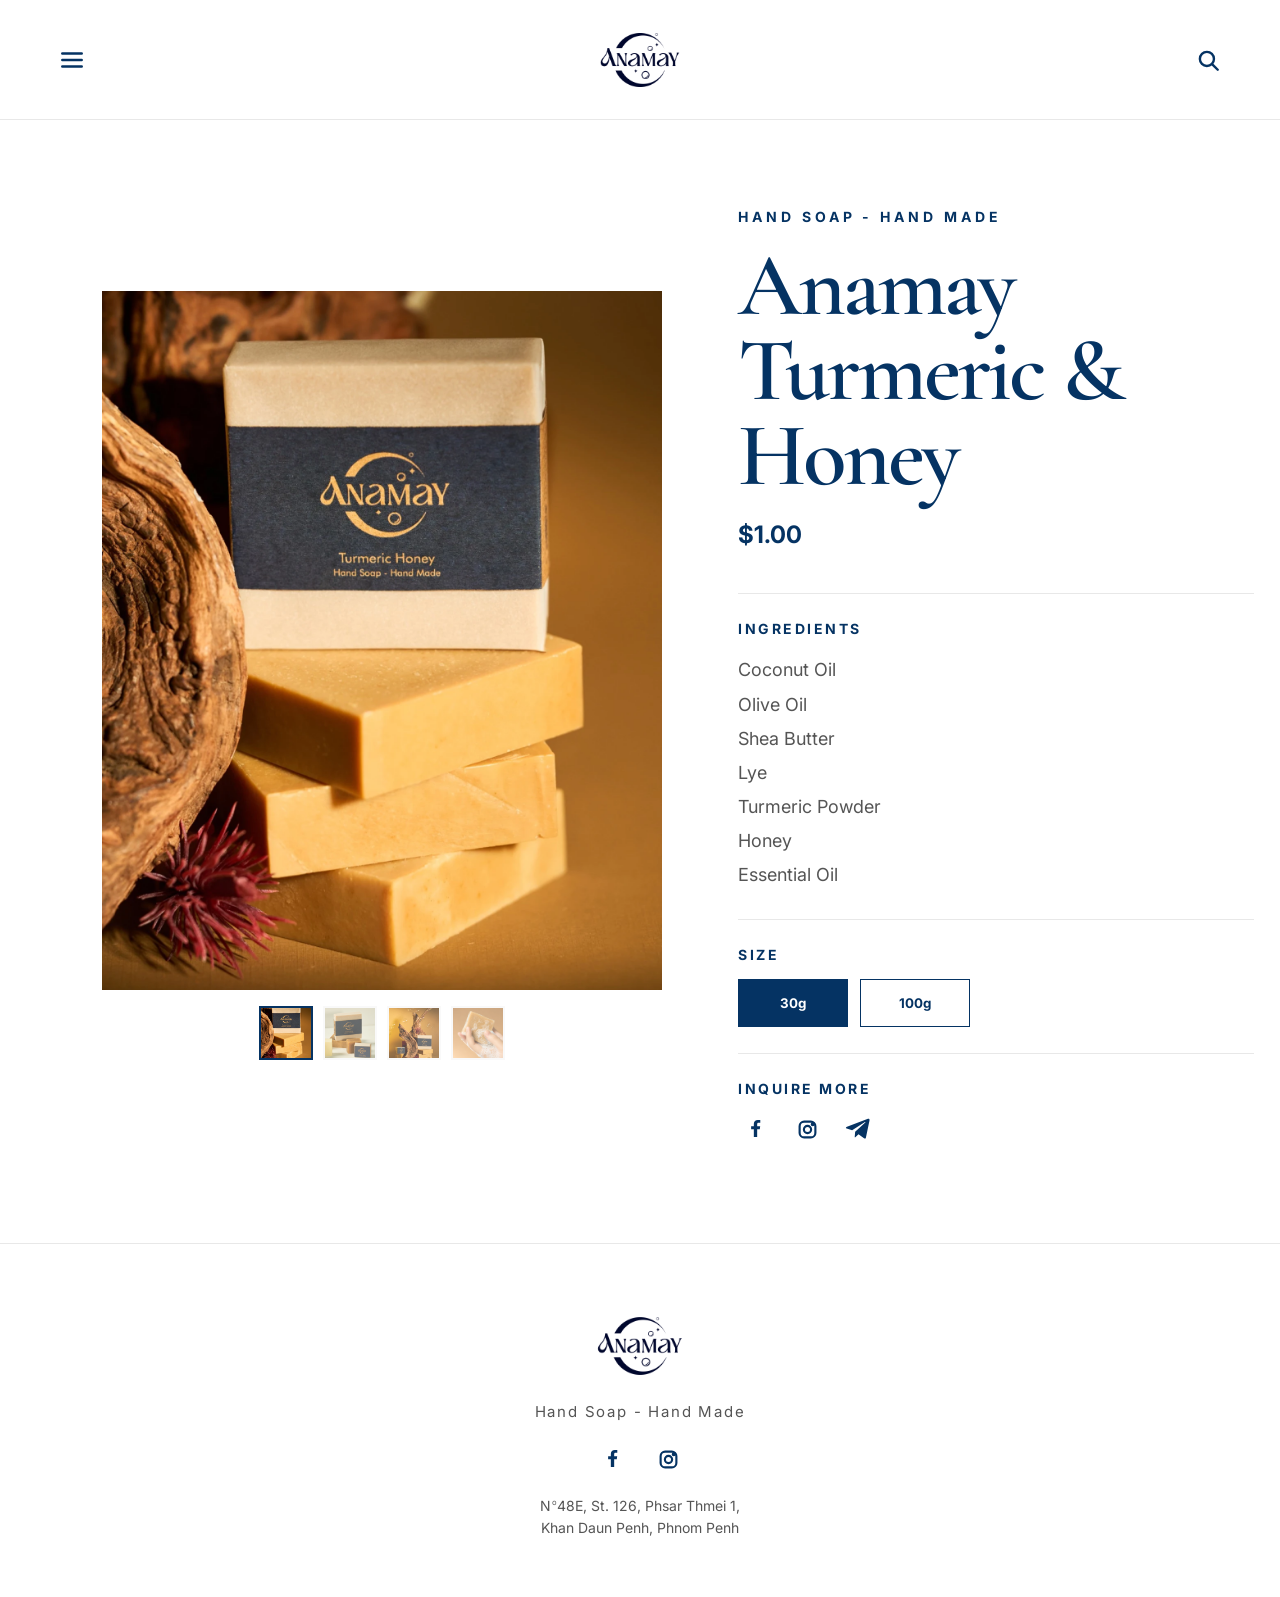
<file: turmeric-honey/index.html>
<!DOCTYPE html>
<html lang="en">
<head>
  <meta charset="UTF-8" />
  <meta name="viewport" content="width=device-width, initial-scale=1.0" />
  <title>Turmeric & Honey Soap | Anamay</title>

  <link rel="preconnect" href="https://fonts.googleapis.com">
  <link rel="preconnect" href="https://fonts.gstatic.com" crossorigin>
  <link href="https://fonts.googleapis.com/css2?family=Cormorant+Garamond:wght@500;600;700&family=Inter:wght@400;500;600;700&display=swap" rel="stylesheet">

  <link rel="stylesheet" href="../styles.css" />
</head>
<body class="product-detail-page turmeric-page">
  <header class="site-header">
    <button class="icon-button" id="openMenu" aria-label="Open menu">
      <svg viewBox="0 0 24 24" aria-hidden="true">
        <line x1="3" y1="6" x2="21" y2="6"></line>
        <line x1="3" y1="12" x2="21" y2="12"></line>
        <line x1="3" y1="18" x2="21" y2="18"></line>
      </svg>
    </button>

    <a href="../" class="site-logo" aria-label="Anamay home">
      <img src="../images/anamay-logo.png" alt="Anamay logo" />
    </a>

    <div class="header-search">
      <input type="text" class="search-input" id="searchInput" placeholder="Search products..." />
      <div class="search-results" id="searchResults" aria-live="polite"></div>
      <button class="icon-button" id="searchToggle" aria-label="Open search">
        <svg viewBox="0 0 24 24" aria-hidden="true">
          <circle cx="11" cy="11" r="6.5"></circle>
          <line x1="16.2" y1="16.2" x2="21" y2="21"></line>
        </svg>
      </button>
    </div>
  </header>

  <aside class="side-menu" id="sideMenu">
    <button class="close-menu" id="closeMenu" aria-label="Close menu">&times;</button>
    <nav>
      <a href="../">Home</a>
      <a href="../about-us/">About Us</a>
      <a href="../our-journey/">Our Journey</a>
      <a href="../our-impact/">Our Impact</a>
    </nav>
  </aside>

  <div class="menu-backdrop" id="menuBackdrop"></div>

  <main class="product-page">
    <section class="product-gallery gallery" data-gallery>
      <div class="main-image-wrap product-main-wrap">
        <img
          class="main-product-image main-gallery-image"
          src="../images/turmeric-turmeric-main.webp"
          alt="Anamay Turmeric &amp; Honey"
        />
      </div>

      <div class="thumbnail-row" aria-label="Choose product image">
          <button class="thumbnail is-active" data-index="0" data-image="../images/turmeric-turmeric-main.webp" aria-label="Anamay Turmeric &amp; Honey image 1">
            <img src="../images/turmeric-turmeric-main.webp" alt="Anamay Turmeric &amp; Honey thumbnail 1" />
          </button>
          <button class="thumbnail" data-index="1" data-image="../images/turmeric-turmeric-studio.webp" aria-label="Anamay Turmeric &amp; Honey image 2">
            <img src="../images/turmeric-turmeric-studio.webp" alt="Anamay Turmeric &amp; Honey thumbnail 2" />
          </button>
          <button class="thumbnail" data-index="2" data-image="../images/turmeric-turmeric-display.webp" aria-label="Anamay Turmeric &amp; Honey image 3">
            <img src="../images/turmeric-turmeric-display.webp" alt="Anamay Turmeric &amp; Honey thumbnail 3" />
          </button>
          <button class="thumbnail" data-index="3" data-image="../images/turmeric-turmeric-lather.webp" aria-label="Anamay Turmeric &amp; Honey image 4">
            <img src="../images/turmeric-turmeric-lather.webp" alt="Anamay Turmeric &amp; Honey thumbnail 4" />
          </button>
      </div>
    </section>

    <section class="product-info">
      <p class="eyebrow">Hand Soap - Hand Made</p>

      <h1>Anamay Turmeric &amp; Honey</h1>

      <div class="price product-detail-price" id="productPrice">$1.00</div>

      <div class="info-block">
        <h2>Ingredients</h2>
        <ul>
          <li>Coconut Oil</li>
          <li>Olive Oil</li>
          <li>Shea Butter</li>
          <li>Lye</li>
          <li>Turmeric Powder</li>
          <li>Honey</li>
          <li>Essential Oil</li>
        </ul>
      </div>

      <div class="size-block">
        <h2>Size</h2>

        <div class="size-options" role="radiogroup" aria-label="Choose size">
          <button class="size-option is-selected" data-price="$1.00" role="radio" aria-checked="true">
            30g
          </button>

          <button class="size-option" data-price="$3.00" role="radio" aria-checked="false">
            100g
          </button>
        </div>
      </div>

      <div class="inquiry-block">
        <h2>Inquire More</h2>
        <div class="inquiry-icons">
          <a href="#" data-social="facebook" aria-label="Facebook">
            <svg viewBox="0 0 24 24" aria-hidden="true" class="facebook-icon">
              <path d="M13.6 21V13.7H16.1L16.5 10.8H13.6V8.9C13.6 8.1 13.8 7.5 15 7.5H16.6V4.9C16.3 4.9 15.4 4.8 14.3 4.8C12 4.8 10.4 6.2 10.4 8.7V10.8H7.8V13.7H10.4V21H13.6Z"/>
            </svg>
          </a>

          <a href="#" data-social="instagram" aria-label="Instagram">
            <svg viewBox="0 0 24 24" aria-hidden="true" class="instagram-icon">
              <rect x="5" y="5" width="14" height="14" rx="4" />
              <circle cx="12" cy="12" r="3.2" />
              <circle cx="16.7" cy="7.3" r="0.9" />
            </svg>
          </a>

          <a href="#" data-social="telegram" aria-label="Telegram">
            <svg viewBox="0 0 24 24" aria-hidden="true" class="telegram-icon">
              <path d="M21 4.8L17.9 19.4C17.7 20.3 17.1 20.5 16.3 19.9L11.6 16.4L9.3 18.6C9.1 18.8 8.8 19.1 8.3 19.1L8.7 14.3L17.4 6.4C17.8 6.1 17.3 5.9 16.8 6.2L6.1 13L1.5 11.6C0.5 11.3 0.5 10.6 1.7 10.1L19.7 3.2C20.5 2.9 21.3 3.4 21 4.8Z"/>
            </svg>
          </a>
        </div>
      </div>
    </section>
  </main>

  <footer class="site-footer">
    <img src="../images/anamay-logo.png" alt="Anamay logo" class="footer-logo" />
    <p class="footer-slogan">Hand Soap - Hand Made</p>

    <div class="social-links">
      <a href="#" data-social="facebook" aria-label="Facebook">
        <svg viewBox="0 0 24 24" aria-hidden="true" class="facebook-icon">
          <path d="M13.6 21V13.7H16.1L16.5 10.8H13.6V8.9C13.6 8.1 13.8 7.5 15 7.5H16.6V4.9C16.3 4.9 15.4 4.8 14.3 4.8C12 4.8 10.4 6.2 10.4 8.7V10.8H7.8V13.7H10.4V21H13.6Z"/>
        </svg>
      </a>

      <a href="#" data-social="instagram" aria-label="Instagram">
        <svg viewBox="0 0 24 24" aria-hidden="true" class="instagram-icon">
          <rect x="5" y="5" width="14" height="14" rx="4" />
          <circle cx="12" cy="12" r="3.2" />
          <circle cx="16.7" cy="7.3" r="0.9" />
        </svg>
      </a>
    </div>

    <p class="footer-address">
      N<sup>o</sup>48E, St. 126, Phsar Thmei 1,
      <br> Khan Daun Penh, Phnom Penh
    </p>
  </footer>

  <script src="../script.js"></script>
</body>
</html>
</file>
<file: styles.css>
:root {
  --brand-blue: #053363;
  --white: #ffffff;
  --text: #111111;
  --muted: #555555;
  --border: #e8e8e8;
  --soft: #f8f8f8;
  --heading-font: "Cormorant Garamond", serif;
  --body-font: "Inter", Arial, sans-serif;
  --section-max: 980px;
  --wide-section-max: 1120px;
  --text-max: 850px;
  --section-padding-top: 88px;
  --section-padding-bottom: 72px;
  --mobile-section-padding-top: 62px;
  --mobile-section-padding-bottom: 54px;
  --section-title-size: clamp(56px, 6vw, 96px);
  --mobile-section-title-size: clamp(42px, 11vw, 64px);
  --section-text-size: 18px;
  --mobile-section-text-size: 16px;
  --section-text-line-height: 1.85;
  --mobile-section-text-line-height: 1.7;
  --title-text-gap: 30px;
  --mobile-title-text-gap: 24px;
}

/* =========================
   BASE
========================= */

* {
  box-sizing: border-box;
}

html {
  scroll-behavior: smooth;
}

body {
  margin: 0;
  background: var(--white);
  color: var(--text);
  font-family: var(--body-font);
}

img {
  max-width: 100%;
  display: block;
}

/* =========================
   SHARED HEADER
========================= */

.site-header {
  height: 120px;
  background: var(--white);
  border-bottom: 1px solid var(--border);
  display: flex;
  align-items: center;
  justify-content: space-between;
  padding: 0 4vw;
  position: sticky;
  top: 0;
  z-index: 20;
}

.site-logo {
  position: absolute;
  left: 50%;
  transform: translateX(-50%);
  height: 96px;
  display: flex;
  align-items: center;
  justify-content: center;
}

.site-logo img {
  width: 180px;
  height: 90px;
  object-fit: contain;
}

.icon-button {
  width: 42px;
  height: 42px;
  border: 0;
  background: transparent;
  padding: 8px;
  cursor: pointer;
  color: var(--brand-blue);
}

.icon-button svg {
  width: 100%;
  height: 100%;
  fill: none;
  stroke: currentColor;
  stroke-width: 2.2;
  stroke-linecap: round;
}

/* =========================
   SEARCH
========================= */

.header-search {
  position: relative;
  display: flex;
  align-items: center;
  gap: 10px;
}

.search-input {
  width: 0;
  opacity: 0;
  border: 0;
  border-bottom: 1px solid var(--brand-blue);
  outline: 0;
  padding: 8px 0;
  font-family: inherit;
  transition: width 0.25s ease, opacity 0.25s ease;
}

.search-input.is-visible {
  width: 210px;
  opacity: 1;
  padding: 8px 4px;
}

.search-results {
  position: absolute;
  top: 48px;
  right: 0;
  width: 310px;
  background: var(--white);
  border: 1px solid var(--border);
  box-shadow: 0 18px 45px rgba(0, 0, 0, 0.08);
  padding: 8px;
  display: none;
  z-index: 60;
}

.search-results.is-visible {
  display: block;
}

.search-result-item {
  display: grid;
  grid-template-columns: 48px 1fr;
  gap: 12px;
  align-items: center;
  padding: 10px;
  text-decoration: none;
  color: var(--text);
  transition: background 0.2s ease;
}

.search-result-item:hover {
  background: var(--soft);
}

.search-result-item img {
  width: 48px;
  height: 48px;
  object-fit: cover;
  background: var(--soft);
}

.search-result-item strong {
  display: block;
  color: var(--brand-blue);
  font-family: var(--heading-font);
  font-size: 20px;
  line-height: 1;
  font-weight: 600;
}

.search-result-item span {
  display: block;
  margin-top: 5px;
  color: var(--muted);
  font-size: 13px;
}

.search-empty {
  padding: 14px 12px;
  color: var(--muted);
  font-size: 14px;
  text-align: left;
}

/* =========================
   SIDE MENU
========================= */

.side-menu {
  position: fixed;
  top: 0;
  left: -340px;
  width: 320px;
  max-width: 85vw;
  height: 100vh;
  background: var(--white);
  z-index: 40;
  padding: 36px 32px;
  transition: left 0.3s ease;
  border-right: 1px solid var(--border);
}

.side-menu.is-open {
  left: 0;
}

.close-menu {
  border: 0;
  background: transparent;
  color: var(--brand-blue);
  font-size: 34px;
  cursor: pointer;
  margin-bottom: 52px;
}

.side-menu nav {
  display: flex;
  flex-direction: column;
  gap: 26px;
}

.side-menu a {
  color: var(--brand-blue);
  text-decoration: none;
  font-family: var(--heading-font);
  font-size: 32px;
}

.home-page .side-menu a[href="../home/"],
.about-us-page .side-menu a[href="../about-us/"],
.our-journey-page .side-menu a[href="../our-journey/"],
.our-impact-page .side-menu a[href="../our-impact/"] {
  font-weight: 700;
}

.menu-backdrop {
  position: fixed;
  inset: 0;
  background: rgba(0, 0, 0, 0.2);
  z-index: 30;
  opacity: 0;
  pointer-events: none;
  transition: opacity 0.3s ease;
}

.menu-backdrop.is-visible {
  opacity: 1;
  pointer-events: auto;
}

/* =========================
   SHARED TYPOGRAPHY
========================= */

.section-title,
.about-section h1,
.process-section h2,
.impact-section h1,
.impact-section h2,
.brand-video-copy h2,
.founder-content h2,
.journey-clean-block h2 {
  margin: 0;
  color: var(--brand-blue);
  font-family: var(--heading-font);
  font-size: var(--section-title-size);
  line-height: 0.95;
  font-weight: 600;
  letter-spacing: -0.035em;
}

.section-text,
.text-block p,
.info-card p,
.impact-text p,
.brand-video-copy p,
.founder-content p,
.journey-clean-block p {
  color: var(--muted);
  font-size: var(--section-text-size);
  line-height: var(--section-text-line-height);
}

.text-block p,
.impact-text p,
.journey-clean-block p {
  margin: 0 0 18px;
}

.text-block p:last-child,
.impact-text p:last-child,
.journey-clean-block p:last-child {
  margin-bottom: 0;
}

.narrow {
  max-width: var(--text-max);
  margin-left: auto;
  margin-right: auto;
}

.center-text {
  text-align: center;
}

/* =========================
   SHARED CONTENT PAGE LAYOUT
========================= */

.about-page,
.impact-page {
  padding: 0 8vw 120px;
}

.about-section,
.process-section,
.impact-section,
.brand-video-section {
  max-width: var(--section-max);
  margin: 0 auto;
  padding-top: var(--section-padding-top);
  text-align: center;
}

.about-section,
.brand-video-section,
.founder-section,
.mission-vision-section,
.process-section {
  padding-bottom: var(--section-padding-bottom);
  border-bottom: 1px solid var(--border);
}

.about-us-page .about-section,
.our-impact-page .impact-section {
  padding-top: 92px;
}

.about-section .text-block,
.process-intro,
.impact-text,
.brand-video-copy p {
  max-width: var(--text-max);
  margin: var(--title-text-gap) auto 0;
}

/* =========================
   HOME
========================= */

.hero {
  min-height: calc(100vh - 120px);
  display: grid;
  grid-template-columns: 44% 56%;
  background: var(--white);
}

.hero-copy {
  display: flex;
  flex-direction: column;
  justify-content: center;
  padding: 6vw 3.5vw 6vw 8vw;
}

.eyebrow {
  margin: 0 0 18px;
  color: var(--brand-blue);
  font-size: 14px;
  letter-spacing: 0.28em;
  text-transform: uppercase;
  font-weight: 700;
}

.hero h1 {
  margin: 0;
  color: var(--brand-blue);
  font-family: var(--heading-font);
  font-size: clamp(64px, 6.8vw, 124px);
  line-height: 0.94;
  font-weight: 600;
  letter-spacing: -0.035em;
}

.hero-description {
  max-width: 520px;
  margin: 28px 0 34px;
  color: var(--muted);
  font-size: 18px;
  line-height: 1.75;
}

.primary-button,
.product-button {
  display: inline-flex;
  align-items: center;
  justify-content: center;
  width: fit-content;
  min-height: 56px;
  padding: 0 34px;
  background: var(--brand-blue);
  color: var(--white);
  text-decoration: none;
  text-transform: uppercase;
  letter-spacing: 0.08em;
  font-size: 13px;
  font-weight: 700;
  transition: opacity 0.2s ease;
}

.primary-button:hover,
.product-button:hover {
  opacity: 0.86;
}

.hero-image {
  height: calc(100vh - 120px);
  min-height: 650px;
  overflow: hidden;
}

.hero-image img {
  width: 100%;
  height: 100%;
  object-fit: cover;
  object-position: center 58%;
}

.products {
  padding: 90px 6vw 120px;
}

.products h2 {
  margin: 0 0 58px;
  color: var(--brand-blue);
  text-align: center;
  font-family: var(--heading-font);
  font-size: 46px;
  font-weight: 500;
}

.product-grid {
  display: grid;
  grid-template-columns: repeat(3, minmax(0, 1fr));
  gap: 52px;
  max-width: 1220px;
  margin: 0 auto;
}

.product-card {
  text-align: center;
}

.product-image {
  display: block;
  aspect-ratio: 4 / 5;
  background: var(--soft);
  overflow: hidden;
  margin-bottom: 24px;
}

.product-image img {
  width: 100%;
  height: 100%;
  object-fit: cover;
  object-position: center 56%;
  transition: transform 0.35s ease;
}

.product-card:hover .product-image img {
  transform: scale(1.03);
}

.product-card h3 {
  margin: 0 0 10px;
  font-family: var(--heading-font);
  font-size: 24px;
  color: var(--text);
  font-weight: 500;
}

.price {
  margin: 0 0 20px;
  color: var(--brand-blue);
  font-size: 16px;
  font-weight: 600;
}

.product-button {
  min-height: 48px;
  padding: 0 26px;
  font-size: 12px;
}

/* =========================
   MISSION / VISION
========================= */

.mission-vision-section {
  display: grid;
  grid-template-columns: repeat(2, minmax(0, 1fr));
  gap: 28px;
  padding-top: 72px;
}

.info-card {
  border: 1px solid var(--border);
  padding: 36px 36px 42px;
  background: var(--white);
  text-align: center;
}

.info-card h2 {
  margin: 0 0 18px;
  color: var(--brand-blue);
  font-family: var(--heading-font);
  font-size: clamp(34px, 3.2vw, 52px);
  line-height: 1;
  font-weight: 600;
}

.info-card p {
  margin: 0;
}

/* =========================
   MEET OUR FOUNDER
========================= */

.founder-section {
  max-width: var(--wide-section-max);
  margin: 0 auto;
  padding-top: 72px;
  display: grid;
  grid-template-columns: 46% 54%;
  gap: 64px;
  align-items: center;
}

.founder-image {
  width: 100%;
  aspect-ratio: 4 / 5;
  overflow: hidden;
  background: var(--soft);
}

.founder-image img {
  width: 100%;
  height: 100%;
  object-fit: cover;
  object-position: center;
}

.founder-content {
  width: 100%;
  max-width: 640px;
  justify-self: center;
  align-self: center;
  text-align: center;
}

.founder-content h2 {
  white-space: nowrap;
  text-align: center;
}

.founder-content p {
  max-width: 640px;
  margin: var(--title-text-gap) auto 0;
  text-align: center;
}

/* =========================
   ABOUT VIDEO / OUR PRODUCTS
========================= */

.brand-video-section {
  padding-top: 72px;
}

.brand-video-copy p {
  margin-bottom: 36px;
}

.brand-video-wrap {
  width: 100%;
  background: var(--soft);
  overflow: hidden;
}

.brand-video-wrap video {
  width: 100%;
  display: block;
  aspect-ratio: 16 / 9;
  object-fit: cover;
}

/* =========================
   SHARED GALLERIES
========================= */

.gallery {
  max-width: 940px;
  margin: 0 auto;
}

.main-image-wrap {
  width: 100%;
  aspect-ratio: 16 / 9;
  background: var(--soft);
  overflow: hidden;
}

.main-gallery-image,
.main-impact-image,
.main-process-image {
  width: 100%;
  height: 100%;
  object-fit: cover;
  object-position: center;
}

.thumbnail-row {
  width: 100%;
  display: flex;
  justify-content: center;
  gap: 10px;
  margin: 16px auto 0;
  overflow-x: auto;
  padding-bottom: 4px;
}

.thumbnail {
  min-width: 54px;
  width: 54px;
  height: 54px;
  border: 2px solid transparent;
  padding: 0;
  background: var(--soft);
  cursor: pointer;
  overflow: hidden;
  opacity: 0.72;
  transition: border-color 0.2s ease, opacity 0.2s ease;
}

.thumbnail img {
  width: 100%;
  height: 100%;
  object-fit: cover;
}

.thumbnail:hover {
  opacity: 1;
}

.thumbnail.is-active {
  border-color: var(--brand-blue);
  opacity: 1;
}

/* =========================
   OUR PROCESS
========================= */

.process-section {
  padding-bottom: 0;
  border-bottom: 0;
}

.process-intro {
  margin-bottom: 34px;
}

/* =========================
   OUR JOURNEY PAGE
========================= */

.journey-page {
  min-height: calc(100vh - 120px);
}

.journey-clean-section {
  max-width: var(--section-max);
  margin: 0 auto;
  padding: 82px 0 120px;
  text-align: center;
}

.journey-clean-block {
  max-width: 860px;
  margin: 0 auto 54px;
  padding-bottom: 54px;
  border-bottom: 1px solid var(--border);
  text-align: center;
}

.journey-clean-block:last-child {
  margin-bottom: 0;
  padding-bottom: 0;
  border-bottom: 0;
}

.journey-clean-block h2 {
  font-size: clamp(38px, 4vw, 62px);
}

.journey-clean-block p {
  margin: var(--title-text-gap) auto 0;
}

.our-journey-page .journey-awareness-gallery {
  margin-top: 38px;
}

.our-journey-page .journey-awareness-gallery .main-image-wrap {
  aspect-ratio: 16 / 9;
}

/* =========================
   OUR IMPACT PAGE
========================= */

.impact-section-divider {
  margin-top: 86px;
  padding-top: 86px;
  border-top: 1px solid var(--border);
}

/* =========================
   PRODUCT DETAIL
========================= */

.product-page {
  min-height: calc(100vh - 120px);
  display: grid;
  grid-template-columns: 52% 48%;
  align-items: center;
  gap: 6vw;
  padding: 88px 8vw 96px;
}

.product-gallery {
  width: 100%;
  max-width: none;
}

.product-main-wrap {
  width: min(100%, 640px);
  aspect-ratio: 4 / 5;
  margin: 0 auto;
}

.main-product-image {
  width: 100%;
  height: 100%;
  object-fit: cover;
  object-position: center;
}

.product-gallery .thumbnail-row {
  width: min(100%, 640px);
}

.product-info {
  max-width: 560px;
}

.product-info h1 {
  margin: 0 0 22px;
  color: var(--brand-blue);
  font-family: var(--heading-font);
  font-size: clamp(58px, 7vw, 112px);
  line-height: 0.95;
  font-weight: 600;
  letter-spacing: -0.035em;
}

.turmeric-page .product-info h1,
.jasmine-page .product-info h1 {
  max-width: 620px;
}

.product-detail-price {
  color: var(--brand-blue);
  font-size: 24px;
  font-weight: 700;
  margin-bottom: 44px;
}

.info-block,
.size-block,
.inquiry-block {
  padding-top: 26px;
  border-top: 1px solid var(--border);
  margin-top: 26px;
}

.info-block h2,
.size-block h2,
.inquiry-block h2 {
  margin: 0 0 16px;
  color: var(--brand-blue);
  font-size: 14px;
  letter-spacing: 0.18em;
  text-transform: uppercase;
}

.info-block ul {
  list-style: none;
  padding: 0;
  margin: 0;
}

.info-block li {
  color: var(--muted);
  font-size: 18px;
  line-height: 1.9;
}

.size-options {
  display: flex;
  gap: 12px;
  flex-wrap: wrap;
}

.size-option {
  min-width: 110px;
  height: 48px;
  border: 1px solid var(--brand-blue);
  background: var(--white);
  color: var(--brand-blue);
  font-family: inherit;
  font-weight: 700;
  cursor: pointer;
  transition: background 0.2s ease, color 0.2s ease;
}

.size-option.is-selected {
  background: var(--brand-blue);
  color: var(--white);
}

/* =========================
   SHARED SOCIAL ICONS
========================= */

.social-links,
.inquiry-icons {
  display: flex;
  align-items: center;
  gap: 22px;
}

.social-links {
  justify-content: center;
  margin-bottom: 18px;
}

.inquiry-icons {
  justify-content: flex-start;
  gap: 18px;
}

.social-links a,
.inquiry-icons a {
  color: var(--brand-blue);
  width: 34px;
  height: 34px;
  display: inline-flex;
  align-items: center;
  justify-content: center;
  line-height: 0;
}

.social-links svg,
.inquiry-icons svg {
  display: block;
}

.facebook-icon {
  width: 25px;
  height: 25px;
  transform: translateY(-2px);
}

.facebook-icon path,
.telegram-icon path {
  fill: currentColor;
}

.instagram-icon {
  width: 27px;
  height: 27px;
  fill: none;
  stroke: currentColor;
  stroke-width: 1.9;
  stroke-linecap: round;
  stroke-linejoin: round;
  transform: translateY(0);
}

.telegram-icon {
  width: 28px;
  height: 28px;
  transform: translateY(-1px);
}

/* =========================
   SHARED FOOTER
========================= */

.site-footer {
  border-top: 1px solid var(--border);
  padding: 54px 24px 58px;
  text-align: center;
}

.footer-logo {
  width: 190px;
  height: 96px;
  object-fit: contain;
  margin: 0 auto 8px;
}

.footer-slogan {
  margin: 0 0 22px;
  color: var(--muted);
  font-size: 15px;
  letter-spacing: 0.12em;
}

.footer-address {
  margin: 0;
  color: var(--muted);
  font-size: 14px;
  line-height: 1.6;
}

.footer-address sup {
  font-size: 0.55em;
  vertical-align: super;
  margin-left: 1px;
}

/* =========================
   MOBILE
========================= */

@media (max-width: 900px) {
  .site-header {
    height: 96px;
    padding: 0 22px;
  }

  .site-logo {
    height: 82px;
  }

  .site-logo img {
    width: 148px;
    height: 76px;
  }

  .search-input.is-visible {
    width: 135px;
  }

  .search-results {
    width: min(310px, 82vw);
    top: 46px;
  }

  .hero {
    min-height: auto;
    grid-template-columns: 1fr;
  }

  .hero-copy {
    padding: 46px 24px 58px;
    order: 2;
  }

  .hero h1 {
    font-size: clamp(46px, 13vw, 68px);
  }

  .hero-description {
    font-size: 16px;
    margin: 24px 0 30px;
  }

  .hero-image {
    order: 1;
    height: 70vh;
    min-height: 480px;
  }

  .products {
    padding: 70px 22px 90px;
  }

  .product-grid {
    grid-template-columns: 1fr;
    gap: 54px;
  }

  .about-page,
  .impact-page {
    padding: 0 24px 86px;
  }

  .about-section,
  .process-section,
  .impact-section,
  .brand-video-section {
    padding-top: var(--mobile-section-padding-top);
  }

  .about-us-page .about-section,
  .our-impact-page .impact-section {
    padding-top: 64px;
  }

  .about-section,
  .brand-video-section,
  .founder-section,
  .mission-vision-section,
  .process-section {
    padding-bottom: var(--mobile-section-padding-bottom);
  }

  .about-section h1,
  .process-section h2,
  .impact-section h1,
  .impact-section h2,
  .brand-video-copy h2,
  .founder-content h2,
  .journey-clean-block h2 {
    font-size: var(--mobile-section-title-size);
    line-height: 0.95;
  }

  .text-block p,
  .info-card p,
  .impact-text p,
  .brand-video-copy p,
  .founder-content p,
  .journey-clean-block p {
    font-size: var(--mobile-section-text-size);
    line-height: var(--mobile-section-text-line-height);
  }

  .about-section .text-block,
  .process-intro,
  .impact-text,
  .brand-video-copy p,
  .journey-clean-block p {
    margin-top: var(--mobile-title-text-gap);
  }

  .mission-vision-section {
    grid-template-columns: 1fr;
    gap: 18px;
    padding-top: 54px;
  }

  .info-card {
    padding: 28px 24px 32px;
  }

  .founder-section {
    margin-top: 0;
    grid-template-columns: 1fr;
    gap: 28px;
  }

  .founder-content {
    order: 1;
    width: 100%;
    max-width: 100%;
    justify-self: center;
    text-align: center;
  }

  .founder-content h2 {
    white-space: normal;
    text-align: center;
  }

  .founder-content p {
    margin: var(--mobile-title-text-gap) auto 0;
    max-width: 100%;
    text-align: center;
  }

  .founder-image {
    order: 2;
    width: 82%;
    max-width: 360px;
    margin: 0 auto;
  }

  .brand-video-copy p {
    margin-bottom: 28px;
  }

  .brand-video-wrap video {
    aspect-ratio: 16 / 9;
  }

  .main-image-wrap {
    aspect-ratio: 4 / 5;
  }

  .thumbnail-row {
    justify-content: flex-start;
  }

  .thumbnail {
    min-width: 52px;
    width: 52px;
    height: 52px;
  }

  .impact-gallery .main-image-wrap,
  .process-gallery .main-image-wrap,
  .our-journey-page .journey-awareness-gallery .main-image-wrap {
    aspect-ratio: auto;
    height: auto;
    overflow: hidden;
  }

  .impact-gallery .main-gallery-image,
  .impact-gallery .main-impact-image,
  .process-gallery .main-gallery-image,
  .process-gallery .main-process-image,
  .our-journey-page .journey-awareness-gallery .main-gallery-image {
    display: block;
    width: 100%;
    height: auto;
    object-fit: contain;
  }

  .impact-gallery .thumbnail-row,
  .process-gallery .thumbnail-row,
  .our-journey-page .journey-awareness-gallery .thumbnail-row {
    justify-content: center;
  }

  .journey-clean-section {
    padding-top: 58px;
    padding-bottom: 86px;
  }

  .journey-clean-block {
    padding-bottom: 42px;
    margin-bottom: 42px;
  }

  .journey-clean-block h2 {
    font-size: clamp(34px, 10vw, 48px);
  }

  .our-journey-page .journey-awareness-gallery {
    margin-top: 30px;
  }

  .impact-section-divider {
    margin-top: 58px;
    padding-top: 58px;
  }

  .product-page {
    grid-template-columns: 1fr;
    gap: 44px;
    padding: 38px 22px 70px;
  }

  .product-main-wrap {
    width: 100%;
    aspect-ratio: 4 / 5;
  }

  .product-gallery .thumbnail-row {
    width: 100%;
  }

  .product-info {
    max-width: none;
  }

  .product-info h1 {
    font-size: clamp(52px, 15vw, 76px);
  }

  .product-detail-price {
    margin-bottom: 34px;
  }

  .footer-logo {
    width: 175px;
    height: 88px;
  }
}
/* OUR IMPACT PAGE SPACING FIX */
.our-impact-page .impact-text {
  margin-bottom: 46px;
}

@media (max-width: 900px) {
  .our-impact-page .impact-text {
    margin-bottom: 34px;
  }
}
</file>
